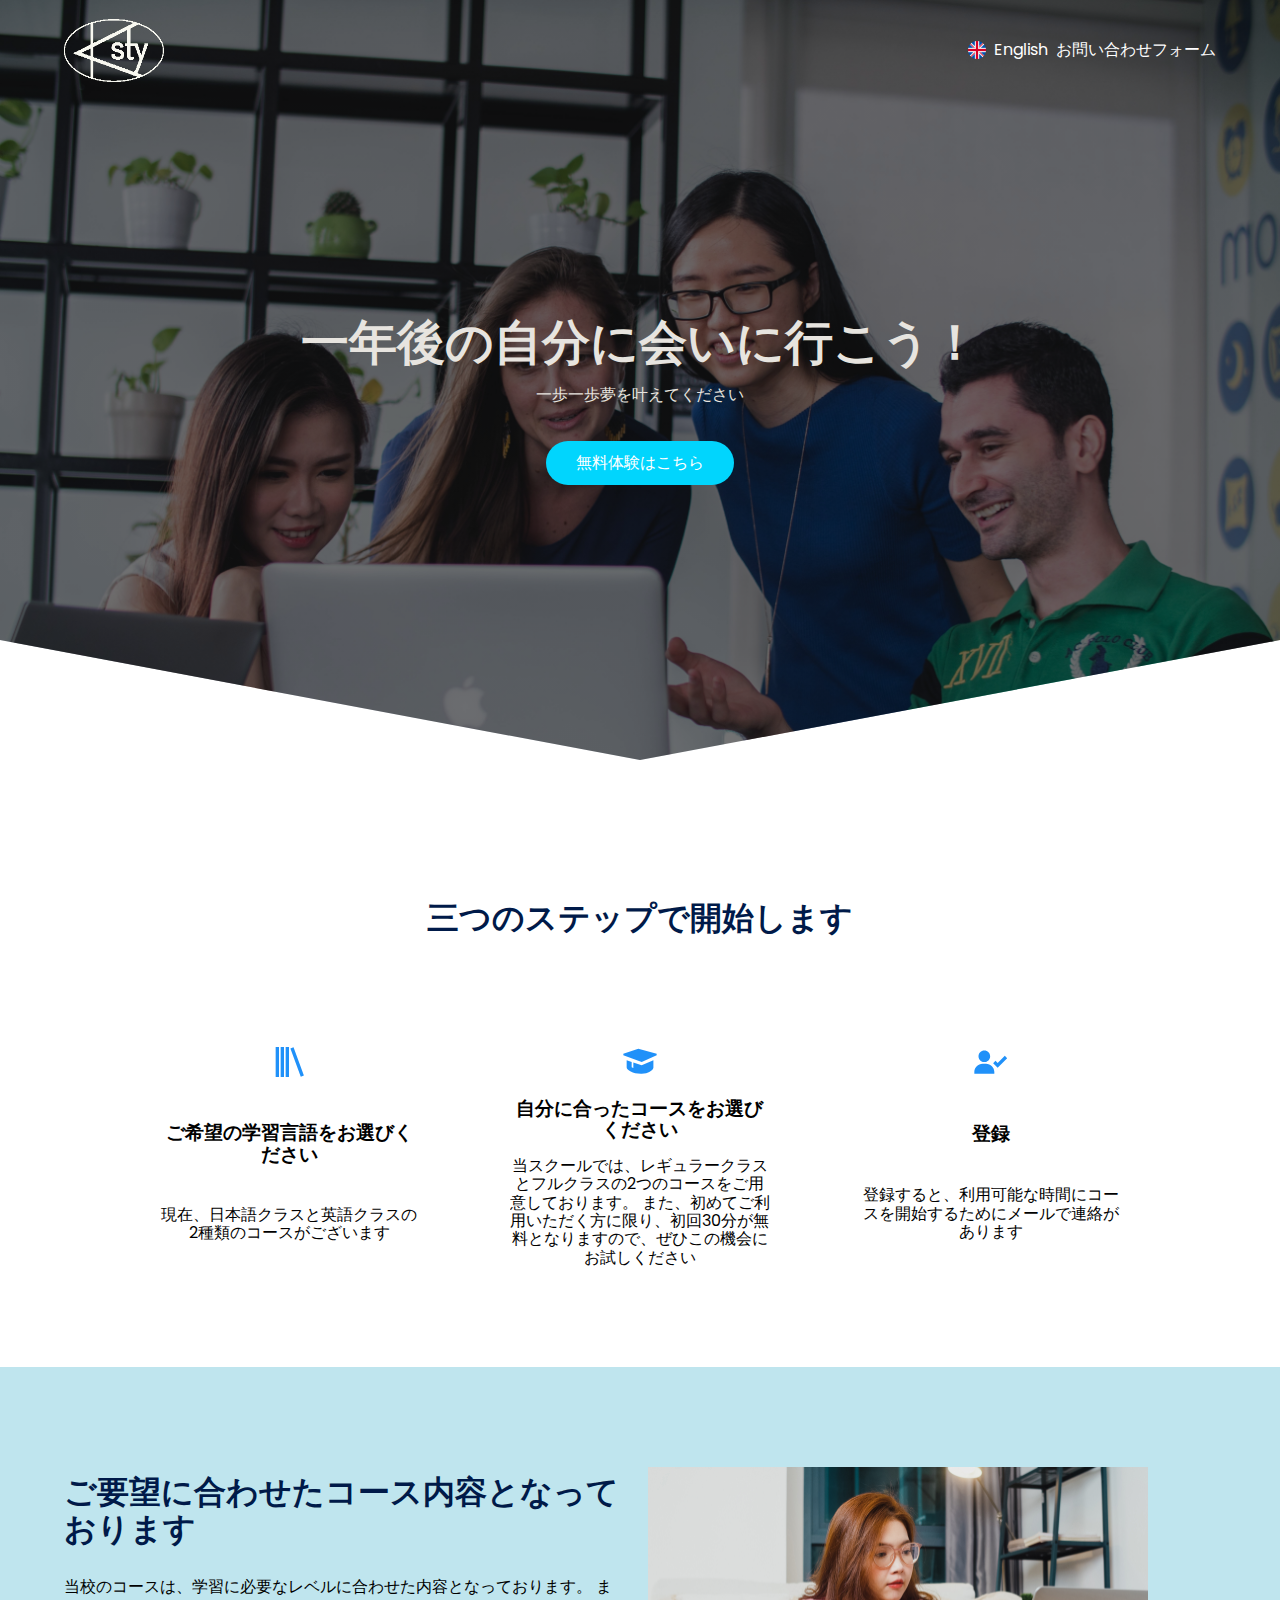
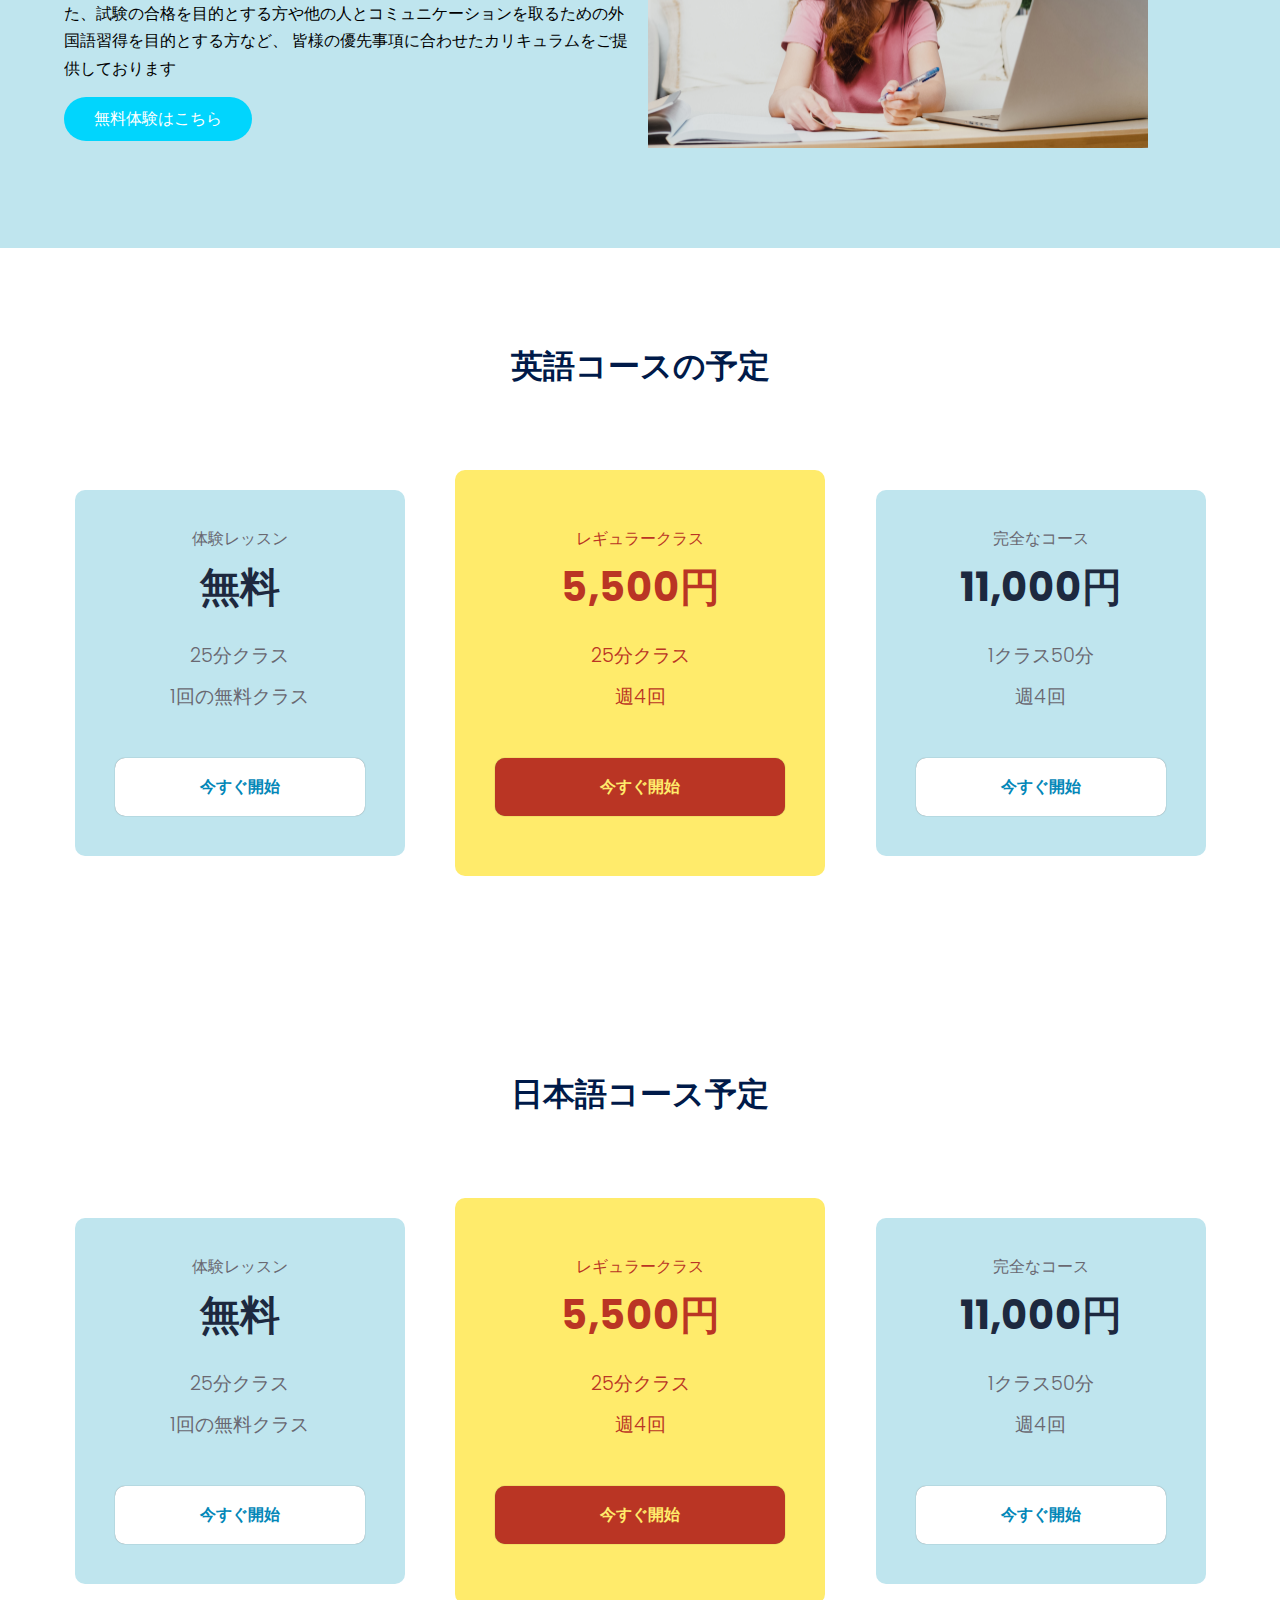
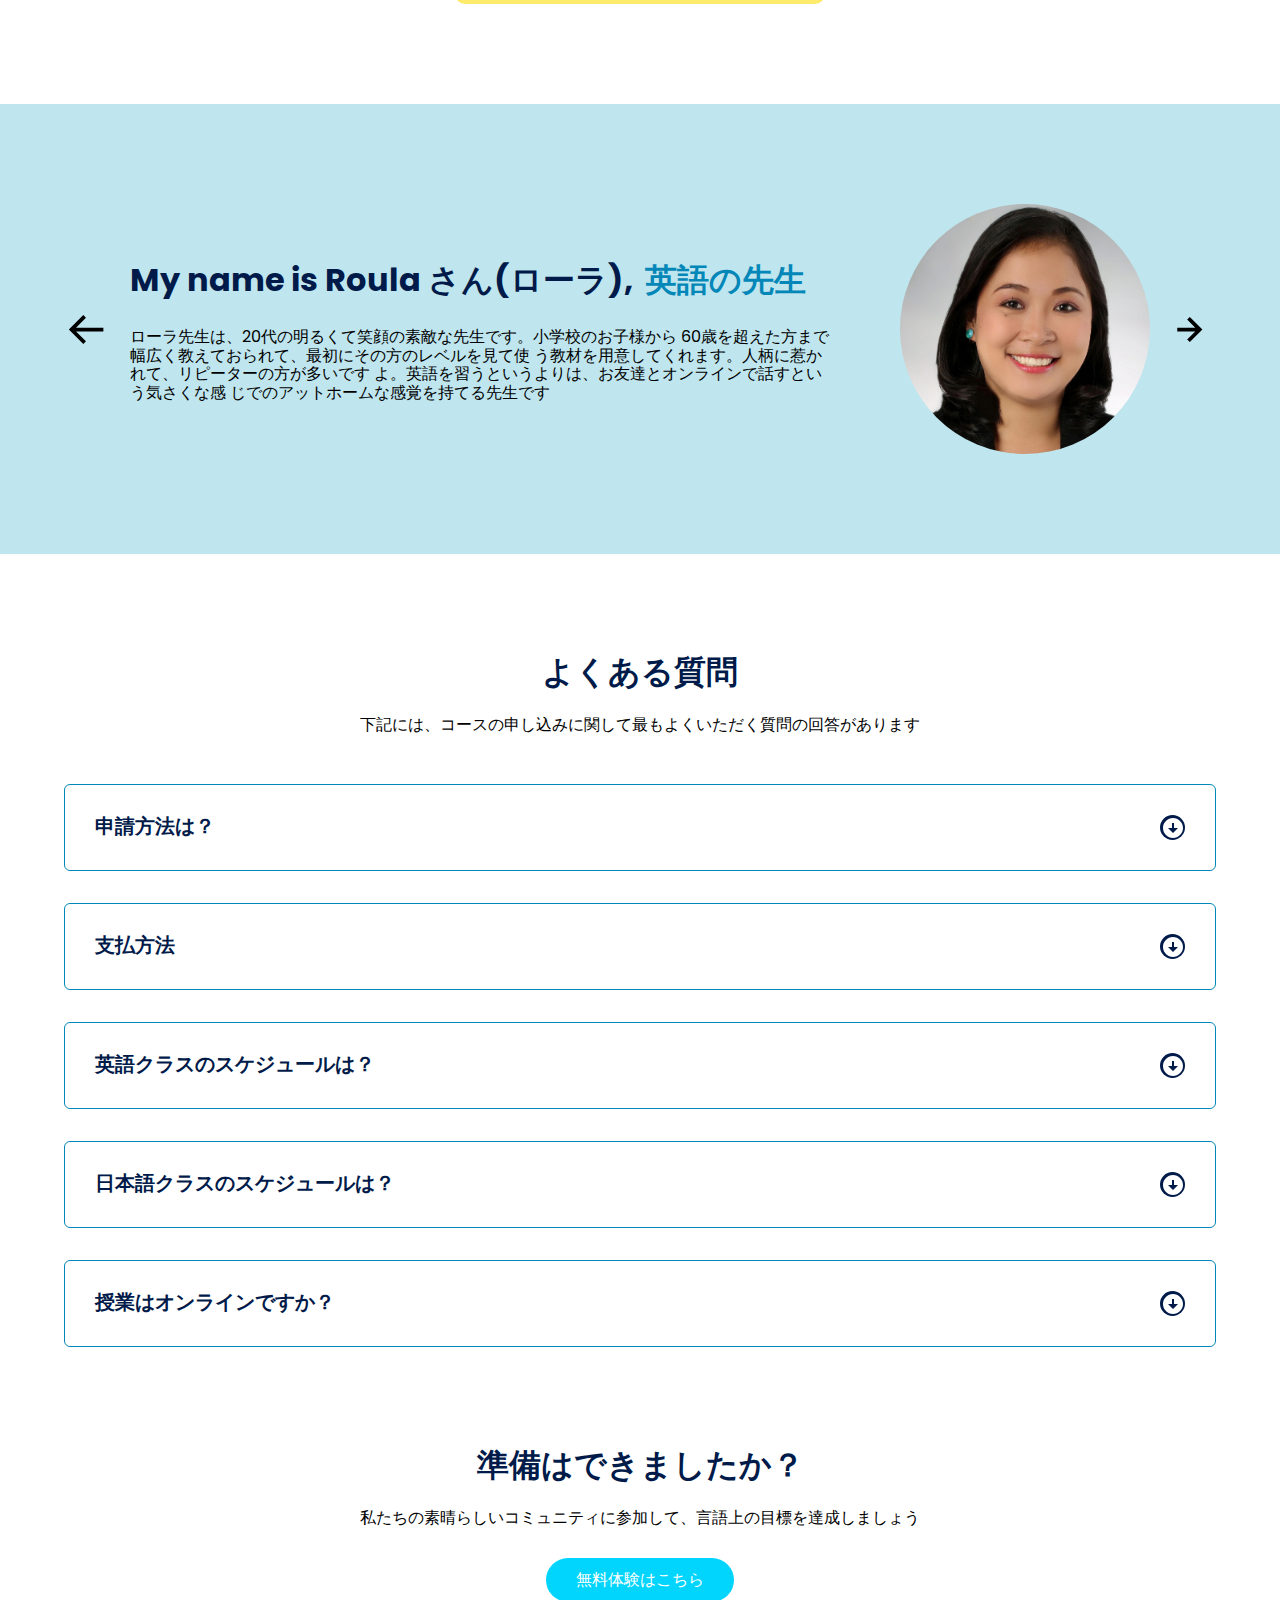
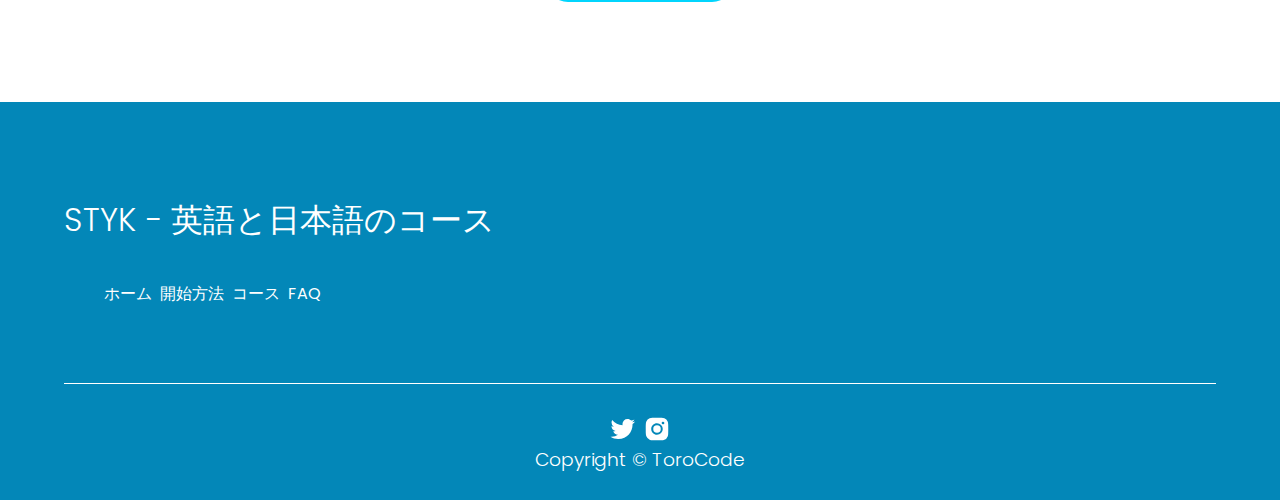
<file: index.html>
<meta charset="UTF-8">
<meta http-equiv="X-UA-Compatible" content="IE=edge">
<meta name="viewport" content="width=device-width, initial-scale=1.0">
<link rel="shortcut icon" href="./images/favicon.png" type="image/x-icon">
<link rel="stylesheet" href="./css/normalize.css">
<link rel="stylesheet" href="./css/estilos.css">
<meta name="theme-color" content="#2091F9">
<meta name="title" content="Welcome to learn with us">
<meta name="description"
    content="言語学習の扉を開けよう！英語と日本語のオンラインコースをご提供しています。専門家の指導と柔軟な学習オプションで、流暢さへの旅を始めましょう。">
<meta property="og:type" content="website">
<meta property="og:url" content="https://stykfukuoka.github.io">
<meta property="og:title" content="Welcome to learn with us">
<meta property="og:description"
    content="言語学習の扉を開けよう！英語と日本語のオンラインコースをご提供しています。専門家の指導と柔軟な学習オプションで、流暢さへの旅を始めましょう。">
<meta property="og:image" content="https://stykfukuoka.github.io/images/computer.jpg">
<meta property="twitter:card" content="summary_large_image">
<meta property="twitter:url" content="https://twitter.com/englishstyk">
<meta property="twitter:title" content="Welcome to learn with us">
<meta property="twitter:description"
    content="言語学習の扉を開けよう！英語と日本語のオンラインコースをご提供しています。専門家の指導と柔軟な学習オプションで、流暢さへの旅を始めましょう。">
<meta property="twitter:image" content="https://stykfukuoka.github.io/images/computer.jpg">
</head>
<body>
<header class="hero">
    <nav class="nav container">
        <div class="nav__logo">
            <img src="./images/logo.png" class="nav__title">
            <!--<h2 class="nav__title">STYK</h2>-->
        </div>
        <ul class="nav__link nav__link--menu">
            <img src="./images/united-kingdom.png" class="flag__img">
            <li class="nav__items">
                <a href="./en.html" class="nav__links">English</a>
            </li>
            <!--<li class="nav__items">
                <a href="#" class="nav__links">Acerca de</a>
            </li>-->
            <li class="nav__items">
                <a href="#" class="nav__links">お問い合わせフォーム</a>
            </li>
            <!--<li class="nav__items">
                <a href="#" class="nav__links">Blog</a>
            </li>-->
            <img src="./images/close.svg" class="nav__close">
        </ul>
        <div class="nav__menu">
            <img src="./images/menu.svg" class="nav__img">
        </div>
    </nav>
    <section class="hero__container container">
        <h1 class="hero__title">一年後の自分に会いに行こう！</h1>
        <p class="hero__paragraph">一歩一歩夢を叶えてください</p>
        <a href="./register page/registerpagejp.html" class="cta"><span class="color">無料</span>体験はこちら</a>
    </section>
</header>
<main>
    <section class="container about" id="Three_steps">
        <h2 class="subtitle">三つのステップで開始します</h2>
        <p class="about__paragraph"></p>
        <div class="about__main">
            <article class="about__icons">
                <img src="./images/shapes.svg" class="about__icon">
                <h3 class="about__title">
                    ご希望の学習言語をお選びください </h3>
                <p class="about__paragrah">現在、日本語クラスと英語クラスの2種類のコースがございます</p>
            </article>
            <article class="about__icons">
                <img src="./images/paint.svg" class="about__icon">
                <h3 class="about__title">
                    自分に合ったコースをお選びください</h3>
                <p class="about__paragrah">当スクールでは、レギュラークラスとフルクラスの2つのコースをご用意しております。
                    また、初めてご利用いただく方に限り、初回30分が無料となりますので、ぜひこの機会にお試しください</p>
            </article>
            <article class="about__icons">
                <img src="./images/code.svg" class="about__icon">
                <h3 class="about__title">登録</h3>
                <p class="about__paragrah">登録すると、利用可能な時間にコースを開始するためにメールで連絡があります</p>
            </article>
        </div>
    </section>
    <section class="knowledge">
        <div class="knowledge__container container">
            <div class="knowledege__texts">
                <h2 class="subtitle">ご要望に合わせたコース内容となっております</h2>
                <p class="knowledge__paragraph">当校のコースは、学習に必要なレベルに合わせた内容となっております。
                    また、試験の合格を目的とする方や他の人とコミュニケーションを取るための外国語習得を目的とする方など、
                    皆様の優先事項に合わせたカリキュラムをご提供しております</p>
                <a href="./register page/registerpagejp.html" class="cta">無料体験はこちら</a>
            </div>
            <figure class="knowledge__picture">
                <img src="./images/macbook.jpg" class="knowledge__img">
            </figure>
        </div>
    </section>
    <section class="price container" id="Courses">
        <h2 class="subtitle">英語コースの予定</h2>
        <div class="price__table">
            <div class="price__element">
                <p class="price__name">体験レッスン</p>
                <h3 class="price__price">無料</h3>
                <div class="price__items">
                    <p class="price__features">25分クラス</p>
                    <p class="price__features">1回の無料クラス</p>
                    <!--<p class="price__features">Responsive</p>-->
                </div>
                <a href="./register page/registerpagejp.html" class="price__cta">今すぐ開始</a>
            </div>
            <div class="price__element price__element--best">
                <p class="price__name">レギュラークラス</p>
                <h3 class="price__price">5,500円</h3>
                <div class="price__items">
                    <p class="price__features">25分クラス</p>
                    <p class="price__features">週4回</p>
                    <!--<p class="price__features">Responsive</p>-->
                </div>
                <a href="./register page/registerpagejp.html" class="price__cta">今すぐ開始</a>
            </div>
            <div class="price__element">
                <p class="price__name">完全なコース</p>
                <h3 class="price__price">11,000円</h3>
                <div class="price__items">
                    <p class="price__features">1クラス50分</p>
                    <p class="price__features">週4回</p>
                    <!--<p class="price__features">Render Website</p>-->
                </div>
                <a href="./register page/registerpagejp.html" class="price__cta">今すぐ開始</a>
            </div>
        </div>
    </section>
    <section class="price container">
        <h2 class="subtitle">日本語コース予定</h2>
        <div class="price__table">
            <div class="price__element">
                <p class="price__name">体験レッスン</p>
                <h3 class="price__price">無料</h3>
                <div class="price__items">
                    <p class="price__features">25分クラス</p>
                    <p class="price__features">1回の無料クラス</p>
                    <!--<p class="price__features">Responsive</p>-->
                </div>
                <a href="./register page/registerpagejp.html" class="price__cta">今すぐ開始</a>
            </div>
            <div class="price__element price__element--best">
                <p class="price__name">レギュラークラス</p>
                <h3 class="price__price">5,500円</h3>
                <div class="price__items">
                    <p class="price__features">25分クラス</p>
                    <p class="price__features">週4回</p>
                    <!--<p class="price__features">Responsive</p>-->
                </div>
                <a href="./register page/registerpagejp.html" class="price__cta">今すぐ開始</a>
            </div>
            <div class="price__element">
                <p class="price__name">完全なコース</p>
                <h3 class="price__price">11,000円</h3>
                <div class="price__items">
                    <p class="price__features">1クラス50分</p>
                    <p class="price__features">週4回</p>
                    <!--<p class="price__features">Render Website</p>-->
                </div>
                <a href="./register page/registerpagejp.html" class="price__cta">今すぐ開始</a>
            </div>
        </div>
    </section>
    <section class="testimony">
        <div class="testimony__container container">
            <img src="./images/leftarrow.svg" class="testimony__arrow" id="before">
            <section class="testimony__body testimony__body--show" data-id="1">
                <div class="testimony__texts">
                    <h2 class="subtitle"> My name is Roula さん(ローラ), <span class="testimony__course">英語の先生</span></h2>
                    <p class="testimony__review">ローラ先生は、20代の明るくて笑顔の素敵な先生です。小学校のお子様から
                        60歳を超えた方まで幅広く教えておられて、最初にその方のレベルを見て使
                        う教材を用意してくれます。人柄に惹かれて、リピーターの方が多いです
                        よ。英語を習うというよりは、お友達とオンラインで話すという気さくな感
                        じでのアットホームな感覚を持てる先生です</p>
                </div>
                <figure class="testimony__picture">
                    <img src="./images/face.jpg" class="testimony__img">
                </figure>
            </section>
            <section class="testimony__body" data-id="2">
                <div class="testimony__texts">
                    <h2 class="subtitle"> My name is 小林　知樹 <span class="testimony__course">日本語の先生</span></h2>
                    <p class="testimony__review">「私は日本に旅行する外国人の方に使える日本語を教えます。たとえば、挨拶の仕方、道を尋ねる表現、お店で注文する方法、電車やバスの乗り方、緊急時に使えるフレーズなどです。

                        日本語は難しいと感じるかもしれませんが、基本的なフレーズを覚えれば、日常生活でのコミュニケーションには困らないでしょう。私は、実践的な日本語を教えることに力を入れています。
                        
                        私の授業では、楽しく学べるように、ゲームやロールプレイなどのアクティビティを取り入れています。また、日本文化に触れることもできるように、文化的な解説も行っています</p>
                </div>
                <figure class="testimony__picture">
                    <img src="./images/face2.jpg" class="testimony__img">
                </figure>
            </section>
             <section class="testimony__body" data-id="3">
                <div class="testimony__texts">
                    <h2 class="subtitle">Mi name is 谷口 香音 <span class="testimony__course">英語学習者</span></h2>
                    <p class="testimony__review">英会話レッスンを受ける目的:実践的な英語力の向上のため
                        レッスンに期待するもの:英語力の向上のためのサポート
                        本日のレッスンはいかがでしたか？:とても楽しかったです！生徒の英語のレベルや感心事項に合わせて授業を変えているところに魅力を感じました。
                        その他ご質問:英検の二次試験の過去問などを使用して、練習できたら嬉しいです！</p>
                </div>
                 <figure class="testimony__picture">
                   <img src="./images/face3.jpg" class="testimony__img">
                </figure>
            </section>
            <section class="testimony__body" data-id="4">
                <div class="testimony__texts">
                    <h2 class="subtitle">Mi name is 児玉 幸子 <span class="testimony__course">英語学習者</span></h2>
                    <p class="testimony__review">マンツーマンなので、分からないことがあっても質問しやすい。
                        間違えていても大丈夫、という雰囲気なので気楽にレッスンを受けられました。
                        1回25分で手軽にレッスンが取れ、時間的な長さがちょうどよかった。
                        フィリピン人の独特のアクセントが心配だったが、きれいな発音で楽しみながら
                        英語を学べました。スケジュール調整ができることもメリットですが、
                        授業の内容も慣れてきたら25分の授業で今日は何を話したいのか、学びたいのか、
                        生徒側が主導できるとより集中した学習できますし、
                        今日はおしゃべりだけにしておこうと柔軟に対応できるところも気に入っています</p>
                </div>
                <figure class="testimony__picture">
                    <img src="./images/face4.jpg" class="testimony__img">
                </figure>
            </section>
            <img src="./images/rightarrow.svg" class="testimony__arrow" id="next">
        </div>
    </section>
    <section class="questions container" id="FAQ">
        <h2 class="subtitle">よくある質問</h2>
        <p class="questions__paragraph">下記には、コースの申し込みに関して最もよくいただく質問の回答があります</p>
        <section class="questions__container">
            <article class="questions__padding">
                <div class="questions__answer">
                    <h3 class="questions__title">申請方法は？
                        <span class="questions__arrow">
                            <img src="./images/arrow.svg" class="questions__img">
                        </span>
                    </h3>
                    <p class="questions__show">-学びたい言語を選択してください
                        <br>-登録して、あなたの好みを送ってください
                        <br>-ご利用可能な時間と曜日を記載したメールをお送りします
                        <br>-30 分間の無料クラスに参加して始めましょう
                        <br>-一緒に楽しく学びましょう</p>
                </div>
            </article>
            <article class="questions__padding">
                <div class="questions__answer">
                    <h3 class="questions__title">支払方法
                        <span class="questions__arrow">
                            <img src="./images/arrow.svg" class="questions__img">
                        </span>
                    </h3>
                    <p class="questions__show">クラスの支払い方法は、無料のトライアルクラスの終了後に決定されます。支払い方法には、
                        電子送金またはクレジットカードがあります</p>
                </div>
            </article>
            <article class="questions__padding">
                <div class="questions__answer">
                    <h3 class="questions__title">英語クラスのスケジュールは？
                        <span class="questions__arrow">
                            <img src="./images/arrow.svg" class="questions__img">
                        </span>
                    </h3>
                    <p class="questions__show">英語のクラスのスケジュールは、水曜日と木曜日の19:00から23:00まで、火曜日の20:00から23:00までの時間帯です</p>
                </div>
            </article>
            <article class="questions__padding">
                <div class="questions__answer">
                    <h3 class="questions__title">日本語クラスのスケジュールは？
                        <span class="questions__arrow">
                            <img src="./images/arrow.svg" class="questions__img">
                        </span>
                    </h3>
                    <p class="questions__show">日本語クラスの予定は、月曜日、火曜日、水曜日、木曜日の18:00時から20:00時までです</p>
                </div>
            </article>
            <article class="questions__padding">
                <div class="questions__answer">
                    <h3 class="questions__title">授業はオンラインですか？
                        <span class="questions__arrow">
                            <img src="./images/arrow.svg" class="questions__img">
                        </span>
                    </h3>
                    <p class="questions__show">はい、すべてのクラスはオンラインで実施され、すべての学生のスケジュールの柔軟性が向上します</p>
                </div>
            </article>
        </section>
        <section class="questions__offer">
            <h2 class="subtitle">準備はできましたか？</h2>
            <p class="questions__copy">私たちの素晴らしいコミュニティに参加して、言語上の目標を達成しましょう</p>
            <a href="./register page/registerpagejp.html" class="cta">無料体験はこちら</a>
        </section>
    </section>
</main>
<footer class="footer">
    <section class="footer__container container">
        <nav class="nav nav--footer">
            <h2 class="footer__title">STYK - 英語と日本語のコース</h2>
            <ul class="nav__link nav__link--footer">
                <li class="nav__items">
                    <a href="#" class="nav__links">ホーム</a>
                </li>
                <li class="nav__items">
                    <a href="#Three_steps" class="nav__links">開始方法</a>
                </li>
                <li class="nav__items">
                    <a href="#Courses" class="nav__links">コース</a>
                </li>
                <li class="nav__items">
                    <a href="#FAQ" class="nav__links">FAQ</a>
                </li>
            </ul>
        </nav>
       <!--<form class="footer__form" action="https://formspree.io/f/mknkkrkj" method="POST">
            <h2 class="footer__newsletter">Suscribete a la newsletter</h2>
            <div class="footer__inputs">
                <input type="email" placeholder="Email:" class="footer__input" name="_replyto">
                <input type="submit" value="Registrate" class="footer__submit">
            </div>
        </form> --> 
    </section>
    <section class="footer__copy container">
        <div class="footer__social">
            <!--<a href="#" class="footer__icons"><img src="./images/facebook.svg" class="footer__img"></a> -->
            <a href="https://twitter.com/englishstyk" class="footer__icons"><img src="./images/twitter.svg" class="footer__img"></a>
            <a href="https://www.instagram.com/stykenglish/" class="footer__icons"><img src="./images/instagram.svg" class="footer__img"></a>
        </div>
        <h3 class="footer__copyright">Copyright &copy; ToroCode</h3>
    </section>
</footer>
<script src="./js/slider.js"></script>
<script src="./js/questions.js"></script>
<script src="./js/menu.js"></script>
</body>
</html>
</file>
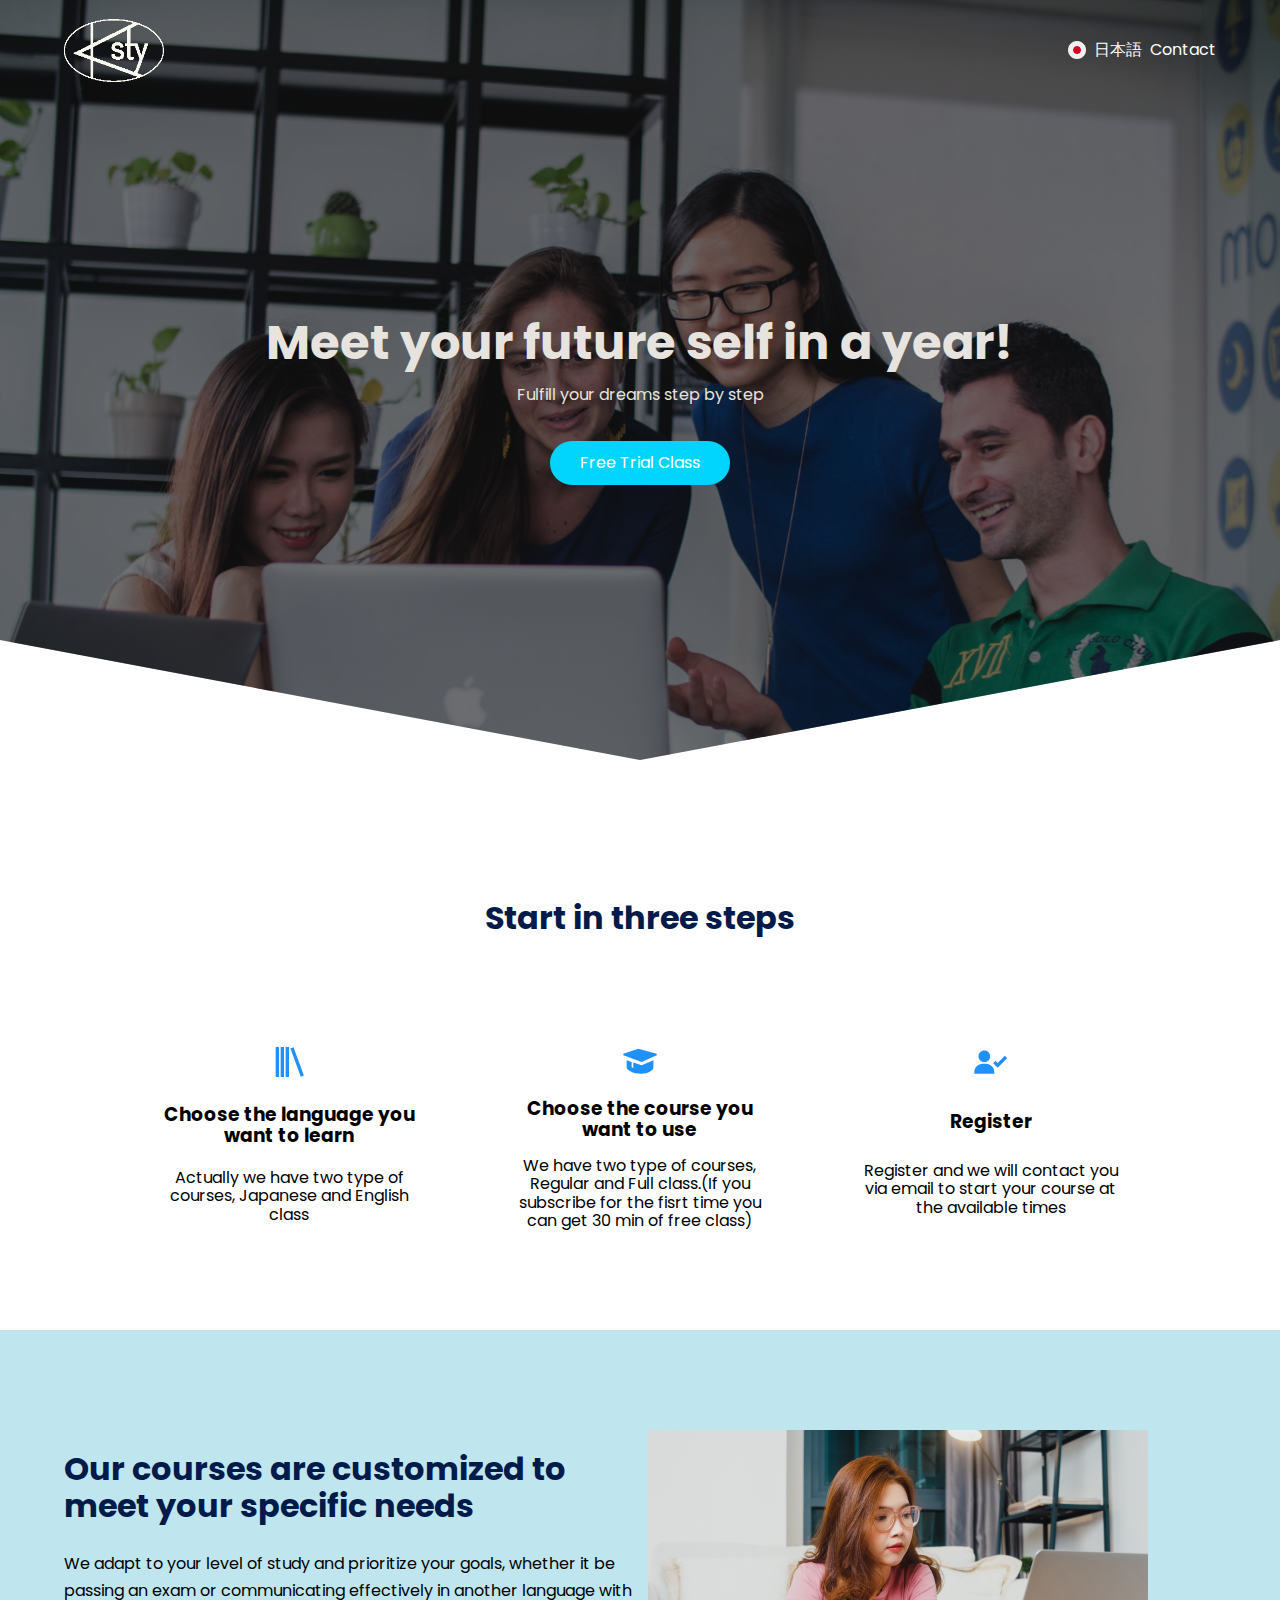
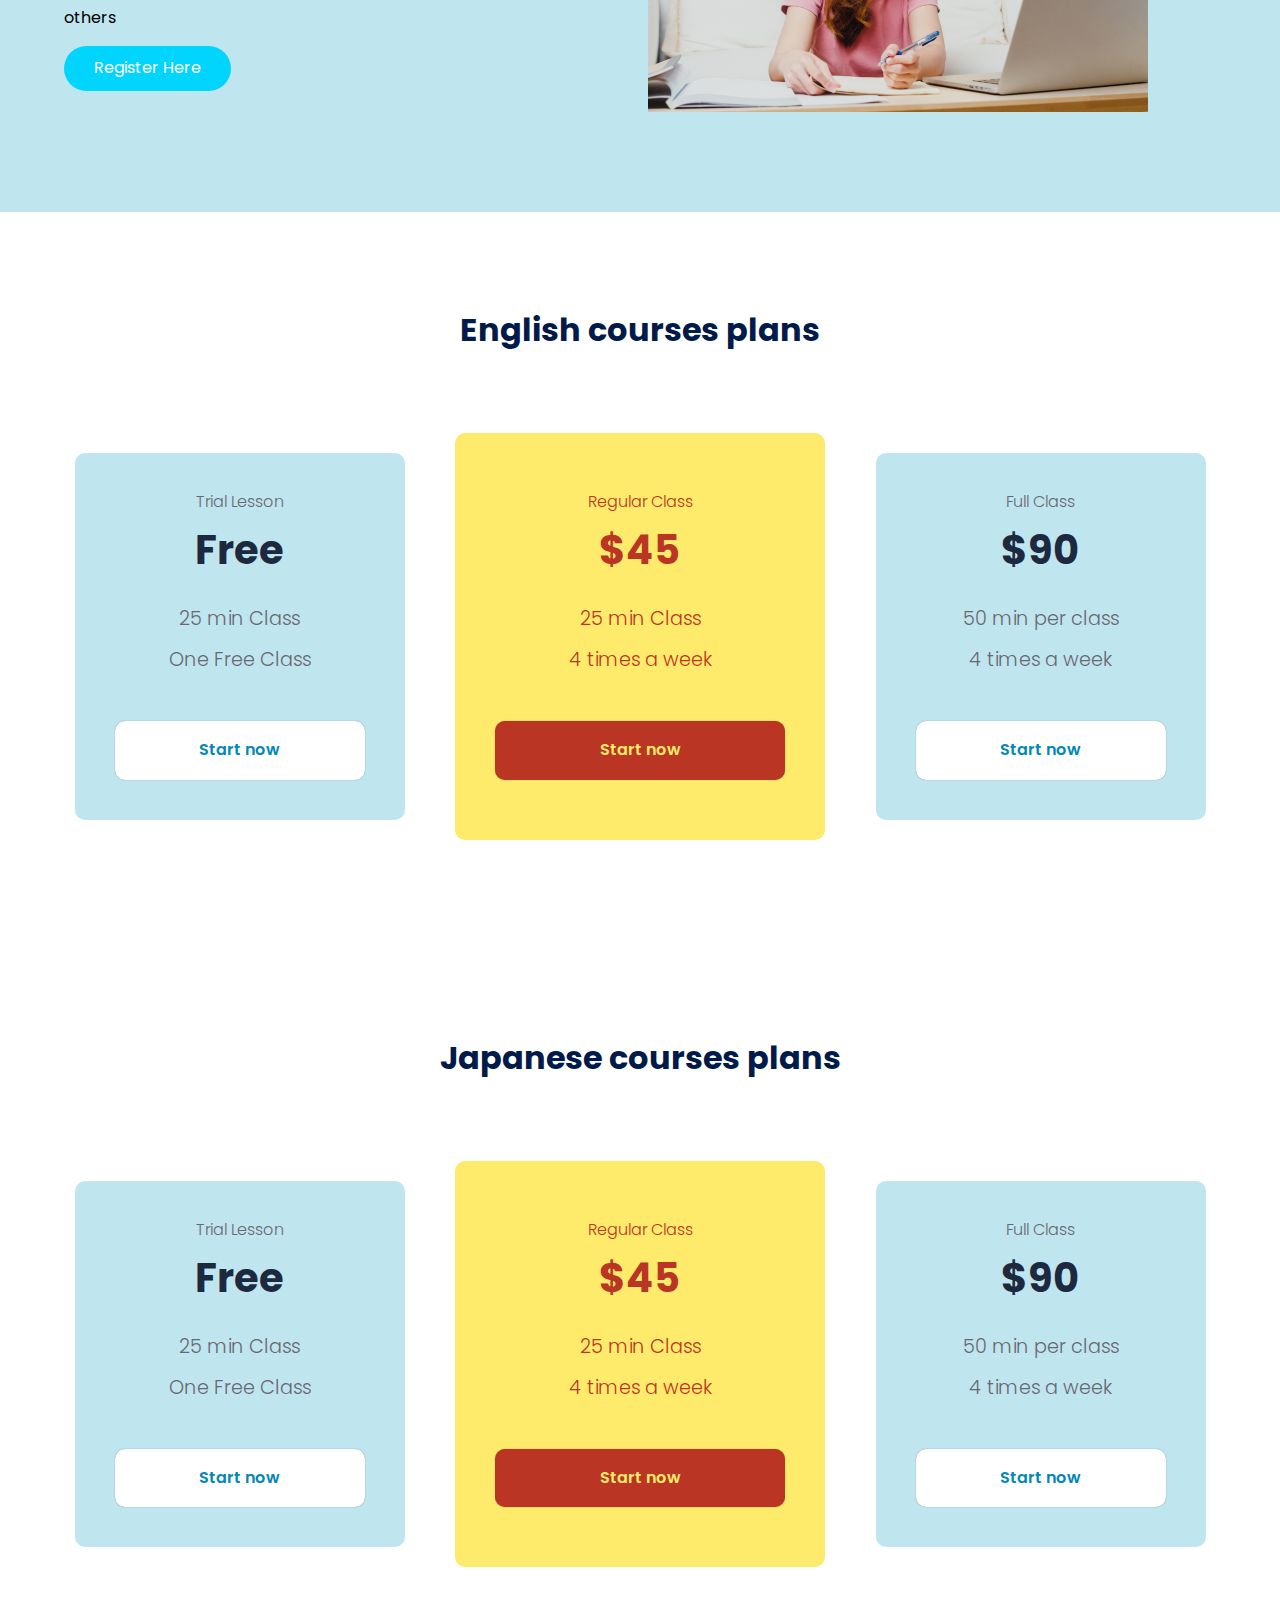
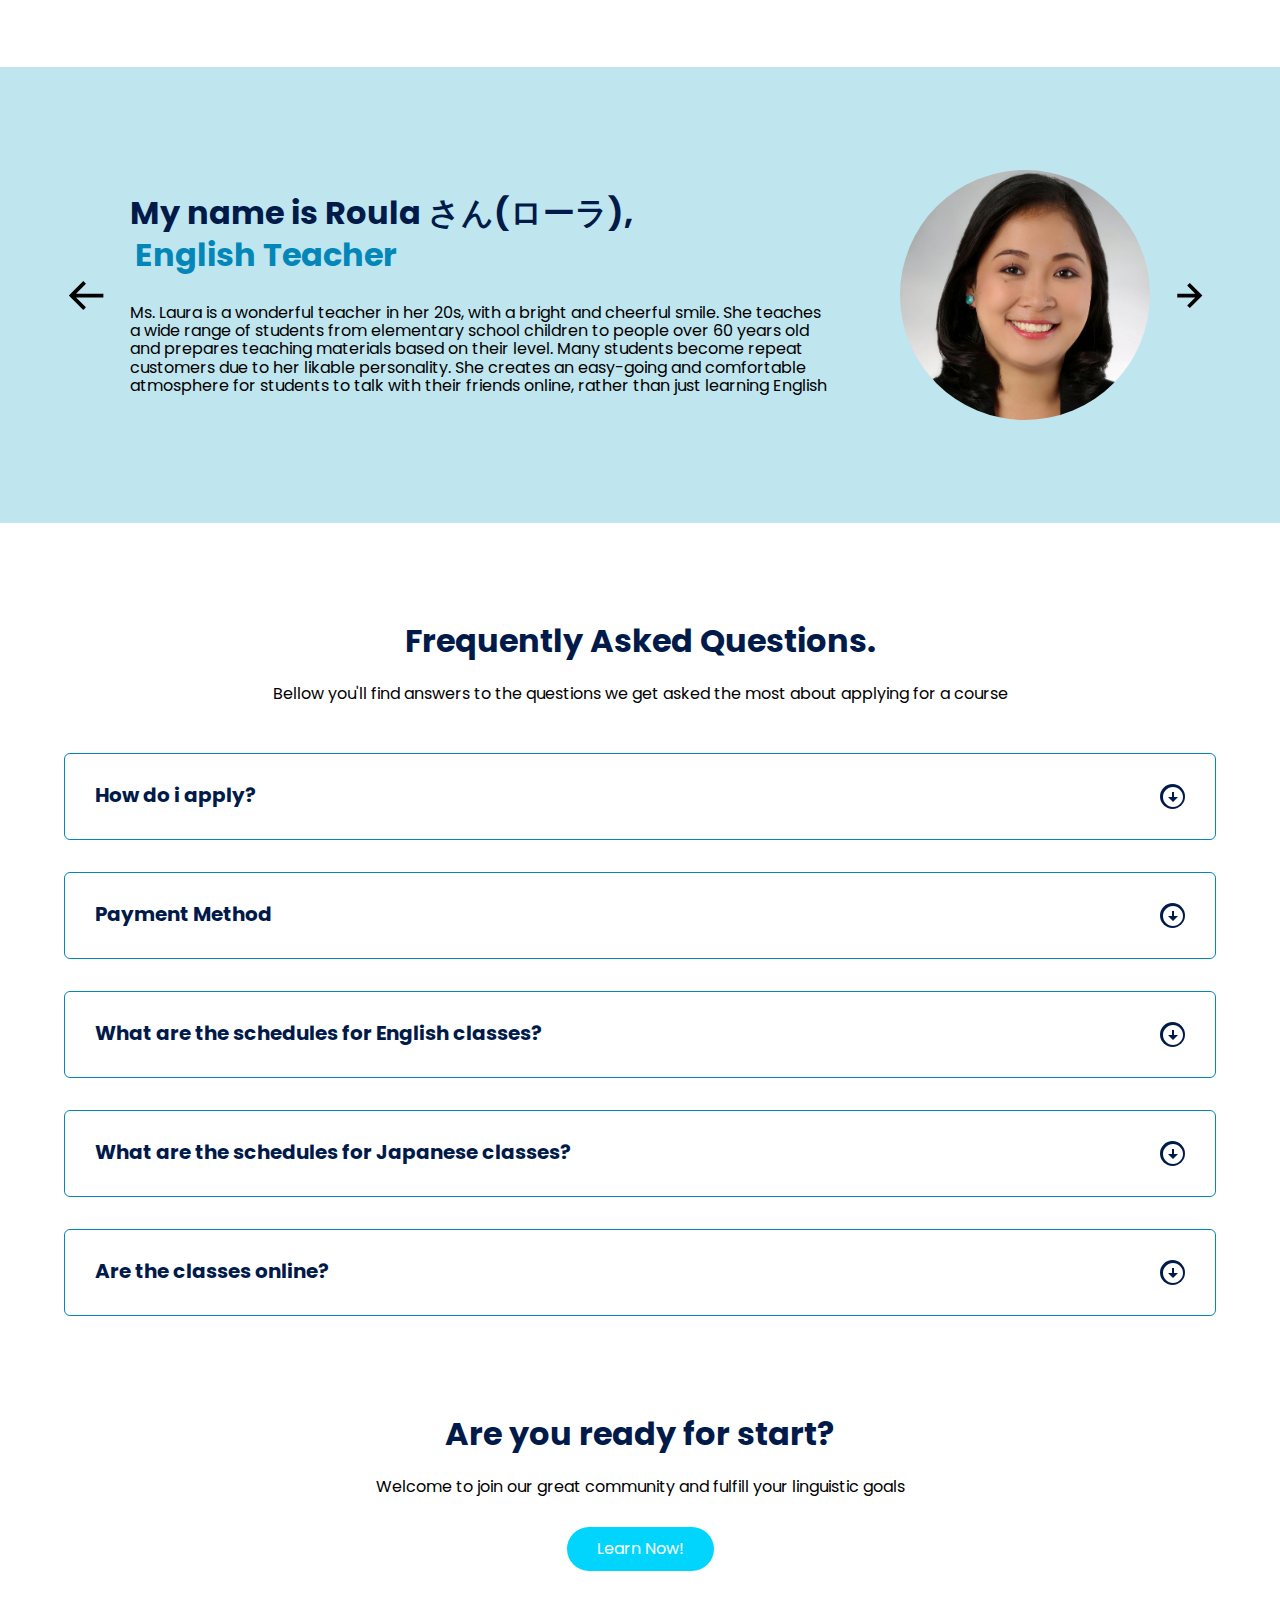
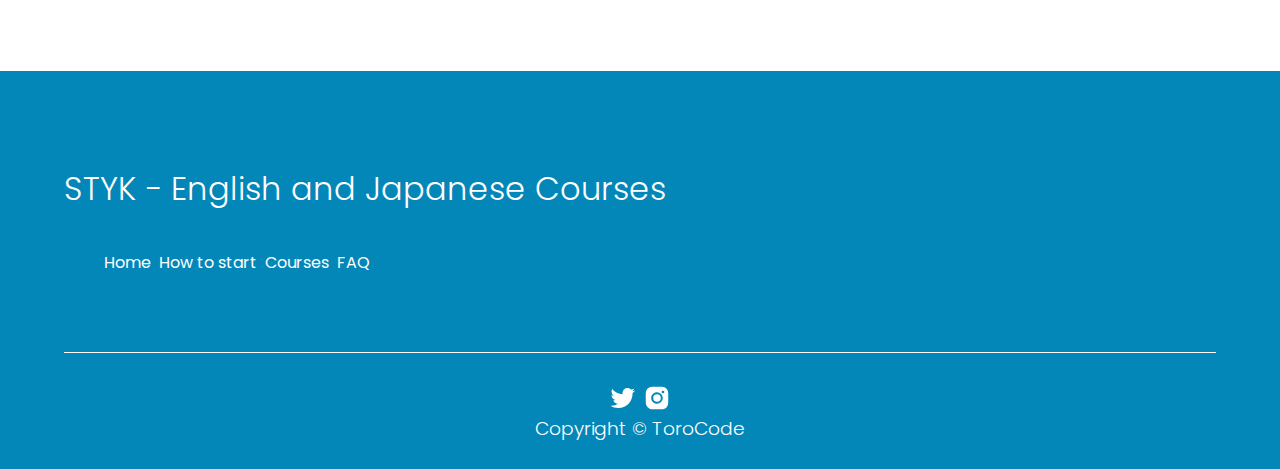
<file: en.html>
<meta charset="UTF-8">
<meta http-equiv="X-UA-Compatible" content="IE=edge">
<meta name="viewport" content="width=device-width, initial-scale=1.0">
<title>Courses of Japanese and English</title>
<title>MASTER OF LANGUAGE</title>
<link rel="shortcut icon" href="./images/favicon.png" type="image/x-icon">
<link rel="stylesheet" href="./css/normalize.css">
<link rel="stylesheet" href="./css/estilos.css">
<meta name="theme-color" content="#2091F9">
<meta name="title" content="English and Japanese Courses">
<meta name="description"
    content="Unlock the World of Language Learning! Explore our online courses in English and Japanese. Start your journey to fluency with expert guidance and flexible learning options.">
<meta property="og:type" content="website">
<meta property="og:url" content="https://stykfukuoka.github.io">
<meta property="og:title" content="Welcome to learn with us">
<meta property="og:description"
    content="Unlock the World of Language Learning! Explore our online courses in English and Japanese. Start your journey to fluency with expert guidance and flexible learning options.">
<meta property="og:image" content="https://stykfukuoka.github.io/images/computer.jpg">
<meta property="twitter:card" content="summary_large_image">
<meta property="twitter:url" content="https://www.jordanalex.com/">
<meta property="twitter:title" content="Welcome to learn with us">
<meta property="twitter:description"
    content="Unlock the World of Language Learning! Explore our online courses in English and Japanese. Start your journey to fluency with expert guidance and flexible learning options.">
<meta property="twitter:image" content="https://stykfukuoka.github.io/images/computer.jpg">
</head>
<body>
<header class="hero">
    <nav class="nav container">
        <div class="nav__logo">
            <img src="./images/logo.png" class="nav__title">
            <!--<h2 class="nav__title">STYK</h2>-->
        </div>
        <ul class="nav__link nav__link--menu">
            <img src="./images/japan.png" class="flag__img">
            <li class="nav__items">
                <a href="./index.html" class="nav__links">日本語</a>
            </li>
            <!--<li class="nav__items">
                <a href="#" class="nav__links">Acerca de</a>
            </li>-->
            <li class="nav__items">
                <a href="#" class="nav__links">Contact</a>
            </li>
            <!--<li class="nav__items">
                <a href="#" class="nav__links">Blog</a>
            </li>-->
            <img src="./images/close.svg" class="nav__close">
        </ul>
        <div class="nav__menu">
            <img src="./images/menu.svg" class="nav__img">
        </div>
    </nav>
    <section class="hero__container container">
        <h1 class="hero__title">Meet your future self in a year!</h1>
        <p class="hero__paragraph">Fulfill your dreams step by step</p>
        <a href="./register page/registerpage.html" class="cta"><span class="color">Free </span>Trial Class</a>
    </section>
</header>
<main>
    <section class="container about" id="Three_steps">
        <h2 class="subtitle">Start in three steps</h2>
        <p class="about__paragraph"></p>
        <div class="about__main">
            <article class="about__icons">
                <img src="./images/shapes.svg" class="about__icon">
                <h3 class="about__title">Choose the language you want to learn </h3>
                <p class="about__paragrah">Actually we have two type of courses, Japanese and English class</p>
            </article>
            <article class="about__icons">
                <img src="./images/paint.svg" class="about__icon">
                <h3 class="about__title">Choose the course you want to use</h3>
                <p class="about__paragrah">We have two type of courses, Regular and Full class.(If you subscribe for the fisrt time you can get 30 min of free class)</p>
            </article>
            <article class="about__icons">
                <img src="./images/code.svg" class="about__icon">
                <h3 class="about__title">Register</h3>
                <p class="about__paragrah">Register and we will contact you via email to start your course at the available times </p>
            </article>
        </div>
    </section>
    <section class="knowledge">
        <div class="knowledge__container container">
            <div class="knowledege__texts">
                <h2 class="subtitle">Our courses are customized to meet your specific needs </h2>
                <p class="knowledge__paragraph">We adapt to your level of study and prioritize your goals, 
                    whether it be passing an exam or communicating effectively in another language with others</p>
                <a href="./register page/registerpage.html" class="cta">Register Here</a>
            </div>
            <figure class="knowledge__picture">
                <img src="./images/macbook.jpg" class="knowledge__img">
            </figure>
        </div>
    </section>
    <section class="price container" id="Courses">
        <h2 class="subtitle">English courses plans</h2>
        <div class="price__table">
            <div class="price__element">
                <p class="price__name">Trial Lesson</p>
                <h3 class="price__price">Free</h3>
                <div class="price__items">
                    <p class="price__features">25 min Class</p>
                    <p class="price__features">One Free Class</p>
                    <!--<p class="price__features">Responsive</p>-->
                </div>
                <a href="./register page/registerpage.html" class="price__cta">Start now</a>
            </div>
            <div class="price__element price__element--best">
                <p class="price__name">Regular Class</p>
                <h3 class="price__price">$45</h3>
                <div class="price__items">
                    <p class="price__features">25 min Class</p>
                    <p class="price__features">4 times a week</p>
                    <!--<p class="price__features">Responsive</p>-->
                </div>
                <a href="./register page/registerpage.html" class="price__cta">Start now</a>
            </div>
            <div class="price__element">
                <p class="price__name">Full Class</p>
                <h3 class="price__price">$90</h3>
                <div class="price__items">
                    <p class="price__features">50 min per class</p>
                    <p class="price__features">4 times a week</p>
                    <!--<p class="price__features">Render Website</p>-->
                </div>
                <a href="./register page/registerpage.html" class="price__cta">Start now</a>
            </div>
        </div>
    </section>
    <section class="price container">
        <h2 class="subtitle">Japanese courses plans</h2>
        <div class="price__table">
            <div class="price__element">
                <p class="price__name">Trial Lesson</p>
                <h3 class="price__price">Free</h3>
                <div class="price__items">
                    <p class="price__features">25 min Class</p>
                    <p class="price__features">One Free Class</p>
                    <!--<p class="price__features">Responsive</p>-->
                </div>
                <a href="./register page/registerpage.html" class="price__cta">Start now</a>
            </div>
            <div class="price__element price__element--best">
                <p class="price__name">Regular Class</p>
                <h3 class="price__price">$45</h3>
                <div class="price__items">
                    <p class="price__features">25 min Class</p>
                    <p class="price__features">4 times a week</p>
                    <!--<p class="price__features">Responsive</p>-->
                </div>
                <a href="./register page/registerpage.html" class="price__cta">Start now</a>
            </div>
            <div class="price__element">
                <p class="price__name">Full Class</p>
                <h3 class="price__price">$90</h3>
                <div class="price__items">
                    <p class="price__features">50 min per class</p>
                    <p class="price__features">4 times a week</p>
                    <!--<p class="price__features">Render Website</p>-->
                </div>
                <a href="./register page/registerpage.html" class="price__cta">Start now</a>
            </div>
        </div>
    </section>
    <section class="testimony">
        <div class="testimony__container container">
            <img src="./images/leftarrow.svg" class="testimony__arrow" id="before">
            <section class="testimony__body testimony__body--show" data-id="1">
                <div class="testimony__texts">
                    <h2 class="subtitle"> My name is Roula さん(ローラ), <span class="testimony__course">English Teacher</span></h2>
                    <p class="testimony__review">Ms. Laura is a wonderful teacher in her 20s, with a bright and cheerful smile. 
                        She teaches a wide range of students from elementary school children to people over 60 years old and prepares 
                        teaching materials based on their level. Many students become repeat customers due to her likable personality. 
                        She creates an easy-going and comfortable atmosphere for students to talk with their friends online, rather than just learning English </p>
                </div>
                <figure class="testimony__picture">
                    <img src="./images/face.jpg" class="testimony__img">
                </figure>
            </section>
            <section class="testimony__body" data-id="2">
                <div class="testimony__texts">
                    <h2 class="subtitle"> My name is 小林　知樹 (Tomoki)<span class="testimony__course">Japanese Teacher</span></h2>
                    <p class="testimony__review">I teach Japanese that can be used by foreign travelers visiting Japan. For example, how to greet, ask for directions, order at a store, ride a train or bus, and phrases that can be used in emergencies.

                        Japanese may seem difficult, but if you memorize basic phrases, you should not have trouble communicating in daily life. I focus on teaching practical Japanese.
                        
                        In my classes, I incorporate activities such as games and role-playing to make learning enjoyable. I also provide cultural explanations so that you can experience Japanese culture</p>
                </div>
                <figure class="testimony__picture">
                    <img src="./images/face2.jpg" class="testimony__img">
                </figure>
            </section>
             <section class="testimony__body" data-id="3">
                <div class="testimony__texts">
                    <h2 class="subtitle">Mi name is 谷口 香音 <span class="testimony__course">Studient</span></h2>
                    <p class="testimony__review">Purpose of taking English conversation lessons: to improve practical English skills.
                        Expectations for the lessons: support for improving English skills.
                        How was today's lesson? It was very enjoyable! I was impressed by the fact that the teacher changed the lesson according to the level and interests of the students.
                        Other questions: I would be happy to practice using past questions for the Eiken exam</p>
                </div>
                 <figure class="testimony__picture">
                   <img src="./images/face3.jpg" class="testimony__img">
                </figure>
            </section>
            <section class="testimony__body" data-id="4">
                <div class="testimony__texts">
                    <h2 class="subtitle">Mi name is 児玉 幸子 <span class="testimony__course">Studient</span></h2>
                    <p class="testimony__review">Since it is a one-on-one lesson, it is easy to ask questions even if you don't understand something. 
                        The atmosphere is also very relaxed and it's okay to make mistakes, so I was able to take the lesson without feeling any pressure.
                        The 25-minute lesson is convenient and the length of time is just right. I was initially worried about the unique accent of the Filipino teacher,
                        but I was able to learn English while enjoying their clear pronunciation.
                        The flexibility of being able to adjust the schedule is also a benefit, and once you get used to the lesson content, 
                        you can have a more focused learning experience by taking the lead in deciding what to talk about or what to learn during the 25-minute class. 
                        I also like that the teacher can be flexible and adapt to the student's needs, such as having a conversation-only lesson if desired</p>
                </div>
                <figure class="testimony__picture">
                    <img src="./images/face4.jpg" class="testimony__img">
                </figure>
            </section>
            <img src="./images/rightarrow.svg" class="testimony__arrow" id="next">
        </div>
    </section>
    <section class="questions container" id="FAQ">
        <h2 class="subtitle">Frequently Asked Questions.</h2>
        <p class="questions__paragraph">Bellow you'll find answers to the questions we get asked the most about applying for a course</p>
        <section class="questions__container">
            <article class="questions__padding">
                <div class="questions__answer">
                    <h3 class="questions__title">How do i apply?
                        <span class="questions__arrow">
                            <img src="./images/arrow.svg" class="questions__img">
                        </span>
                    </h3>
                    <p class="questions__show">-Choose the language you want to learn
                        <br>-Register and send us your preferences
                        <br>-We will send you an answer to your email with the times and days available
                        <br>-Get a free 30 minute class to get started
                        <br>-Enjoy learning with us</p>
                </div>
            </article>
            <article class="questions__padding">
                <div class="questions__answer">
                    <h3 class="questions__title">Payment Method
                        <span class="questions__arrow">
                            <img src="./images/arrow.svg" class="questions__img">
                        </span>
                    </h3>
                    <p class="questions__show">The payment method for online classes will be decided after the end of the free trial class,
                        and the methods can be through electronic transfers or credit cards</p>
                </div>
            </article>
            <article class="questions__padding">
                <div class="questions__answer">
                    <h3 class="questions__title">What are the schedules for English classes?
                        <span class="questions__arrow">
                            <img src="./images/arrow.svg" class="questions__img">
                        </span>
                    </h3>
                    <p class="questions__show">The available schedules for the English classes are Wednesday and Thusday from 7:00pm to 11:00pm, and Tuesday from 8:00 pm to 11:00 pm</p>
                </div>
            </article>
            <article class="questions__padding">
                <div class="questions__answer">
                    <h3 class="questions__title">What are the schedules for Japanese classes?
                        <span class="questions__arrow">
                            <img src="./images/arrow.svg" class="questions__img">
                        </span>
                    </h3>
                    <p class="questions__show">The available schedules for the Japanese classes are Monday, Tuesday, Wednesday, and Thursday, from 6:00 pm to 8:00 pm</p>
                </div>
            </article>
            <article class="questions__padding">
                <div class="questions__answer">
                    <h3 class="questions__title">Are the classes online?
                        <span class="questions__arrow">
                            <img src="./images/arrow.svg" class="questions__img">
                        </span>
                    </h3>
                    <p class="questions__show">Yes, all classes are carried out online to guarantee greater flexibility of schedules for all our students</p>
                </div>
            </article>
        </section>
        <section class="questions__offer">
            <h2 class="subtitle">Are you ready for start?</h2>
            <p class="questions__copy">Welcome to join our great community and fulfill your linguistic goals</p>
            <a href="./register page/registerpage.html" class="cta">Learn Now!</a>
        </section>
    </section>
</main>
<footer class="footer">
    <section class="footer__container container">
        <nav class="nav nav--footer">
            <h2 class="footer__title">STYK - English and Japanese Courses</h2>
            <ul class="nav__link nav__link--footer">
                <li class="nav__items">
                    <a href="#" class="nav__links">Home</a>
                </li>
                <li class="nav__items">
                    <a href="#Three_steps" class="nav__links">How to start</a>
                </li>
                <li class="nav__items">
                    <a href="#Courses" class="nav__links">Courses</a>
                </li>
                <li class="nav__items">
                    <a href="#FAQ" class="nav__links">FAQ</a>
                </li>
            </ul>
        </nav>
       <!--<form class="footer__form" action="https://formspree.io/f/mknkkrkj" method="POST">
            <h2 class="footer__newsletter">Suscribete a la newsletter</h2>
            <div class="footer__inputs">
                <input type="email" placeholder="Email:" class="footer__input" name="_replyto">
                <input type="submit" value="Registrate" class="footer__submit">
            </div>
        </form> --> 
    </section>
    <section class="footer__copy container">
        <div class="footer__social">
            <!--<a href="#" class="footer__icons"><img src="./images/facebook.svg" class="footer__img"></a> -->
            <a href="https://twitter.com/englishstyk" class="footer__icons"><img src="./images/twitter.svg" class="footer__img"></a>
            <a href="https://www.instagram.com/stykenglish/" class="footer__icons"><img src="./images/instagram.svg" class="footer__img"></a>
        </div>
        <h3 class="footer__copyright">Copyright &copy; ToroCode</h3>
    </section>
</footer>
<script src="./js/slider.js"></script>
<script src="./js/questions.js"></script>
<script src="./js/menu.js"></script>
</body>
</html>
</file>
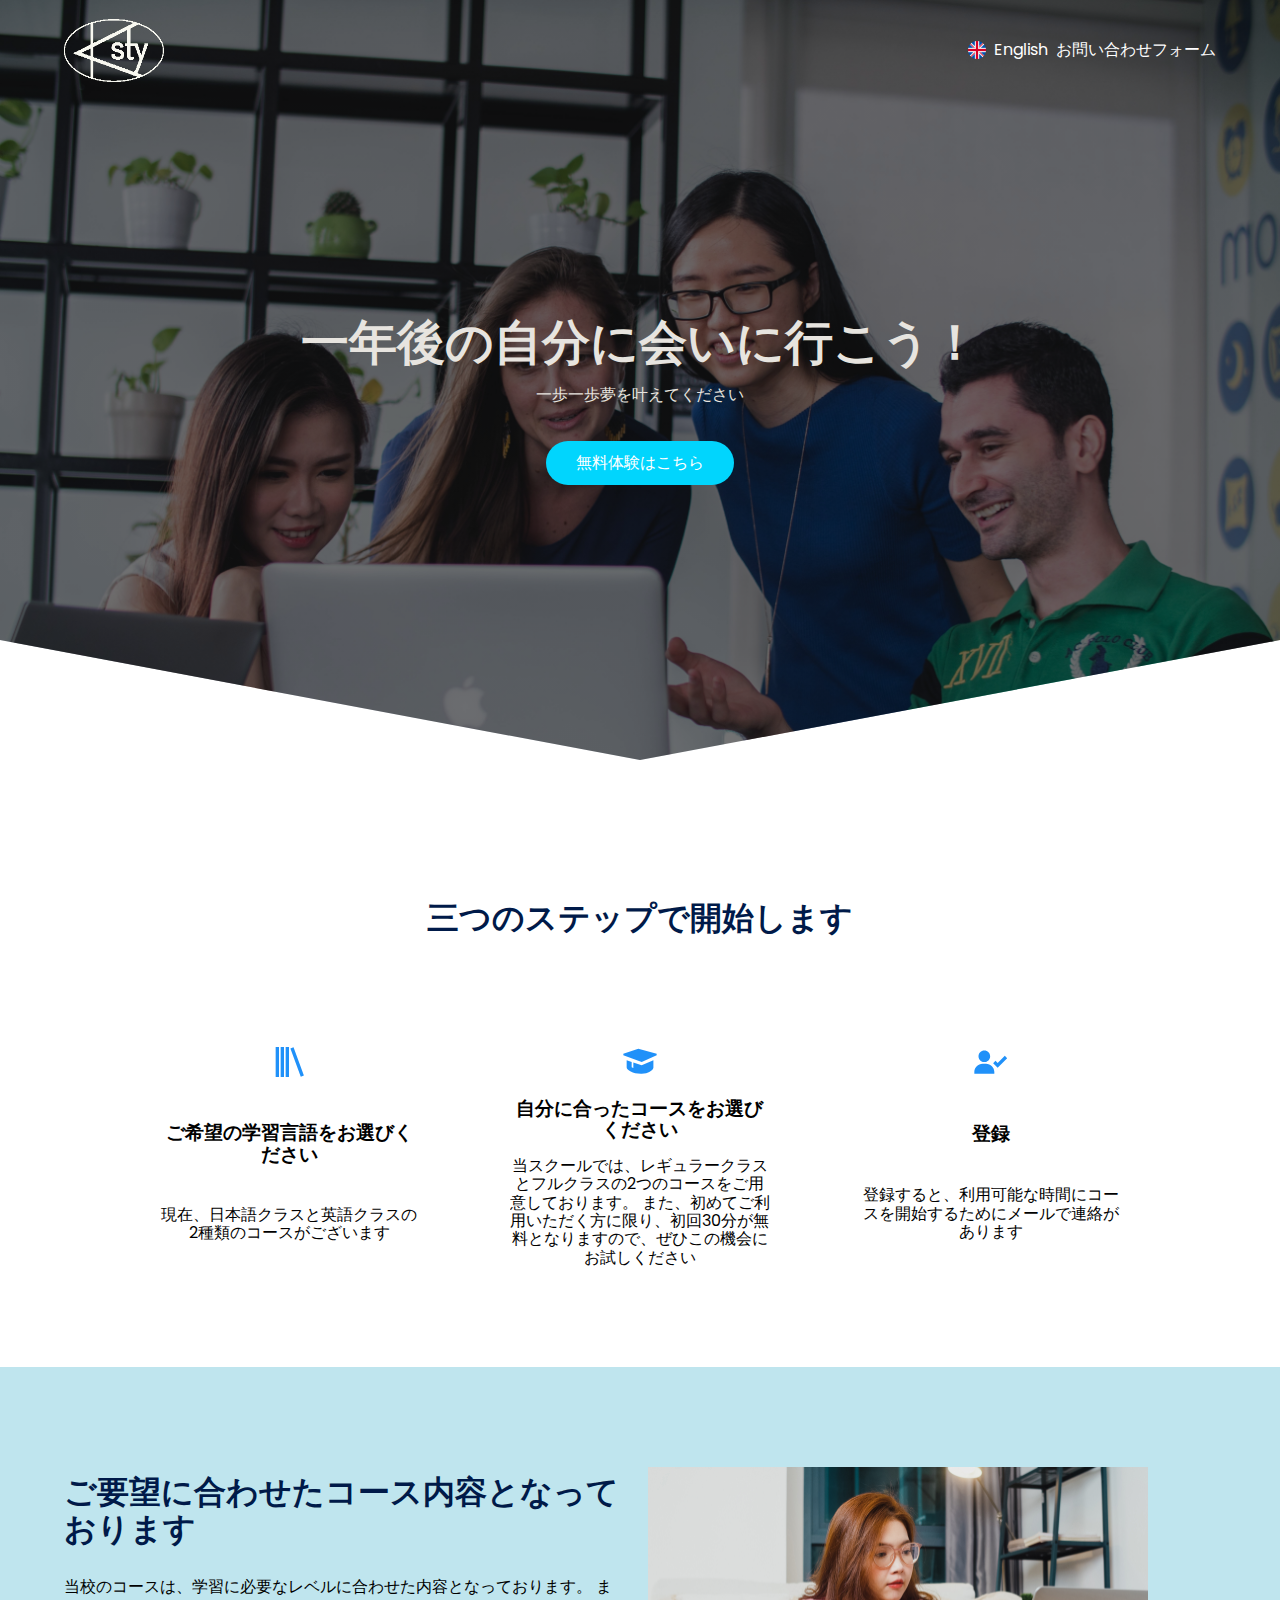
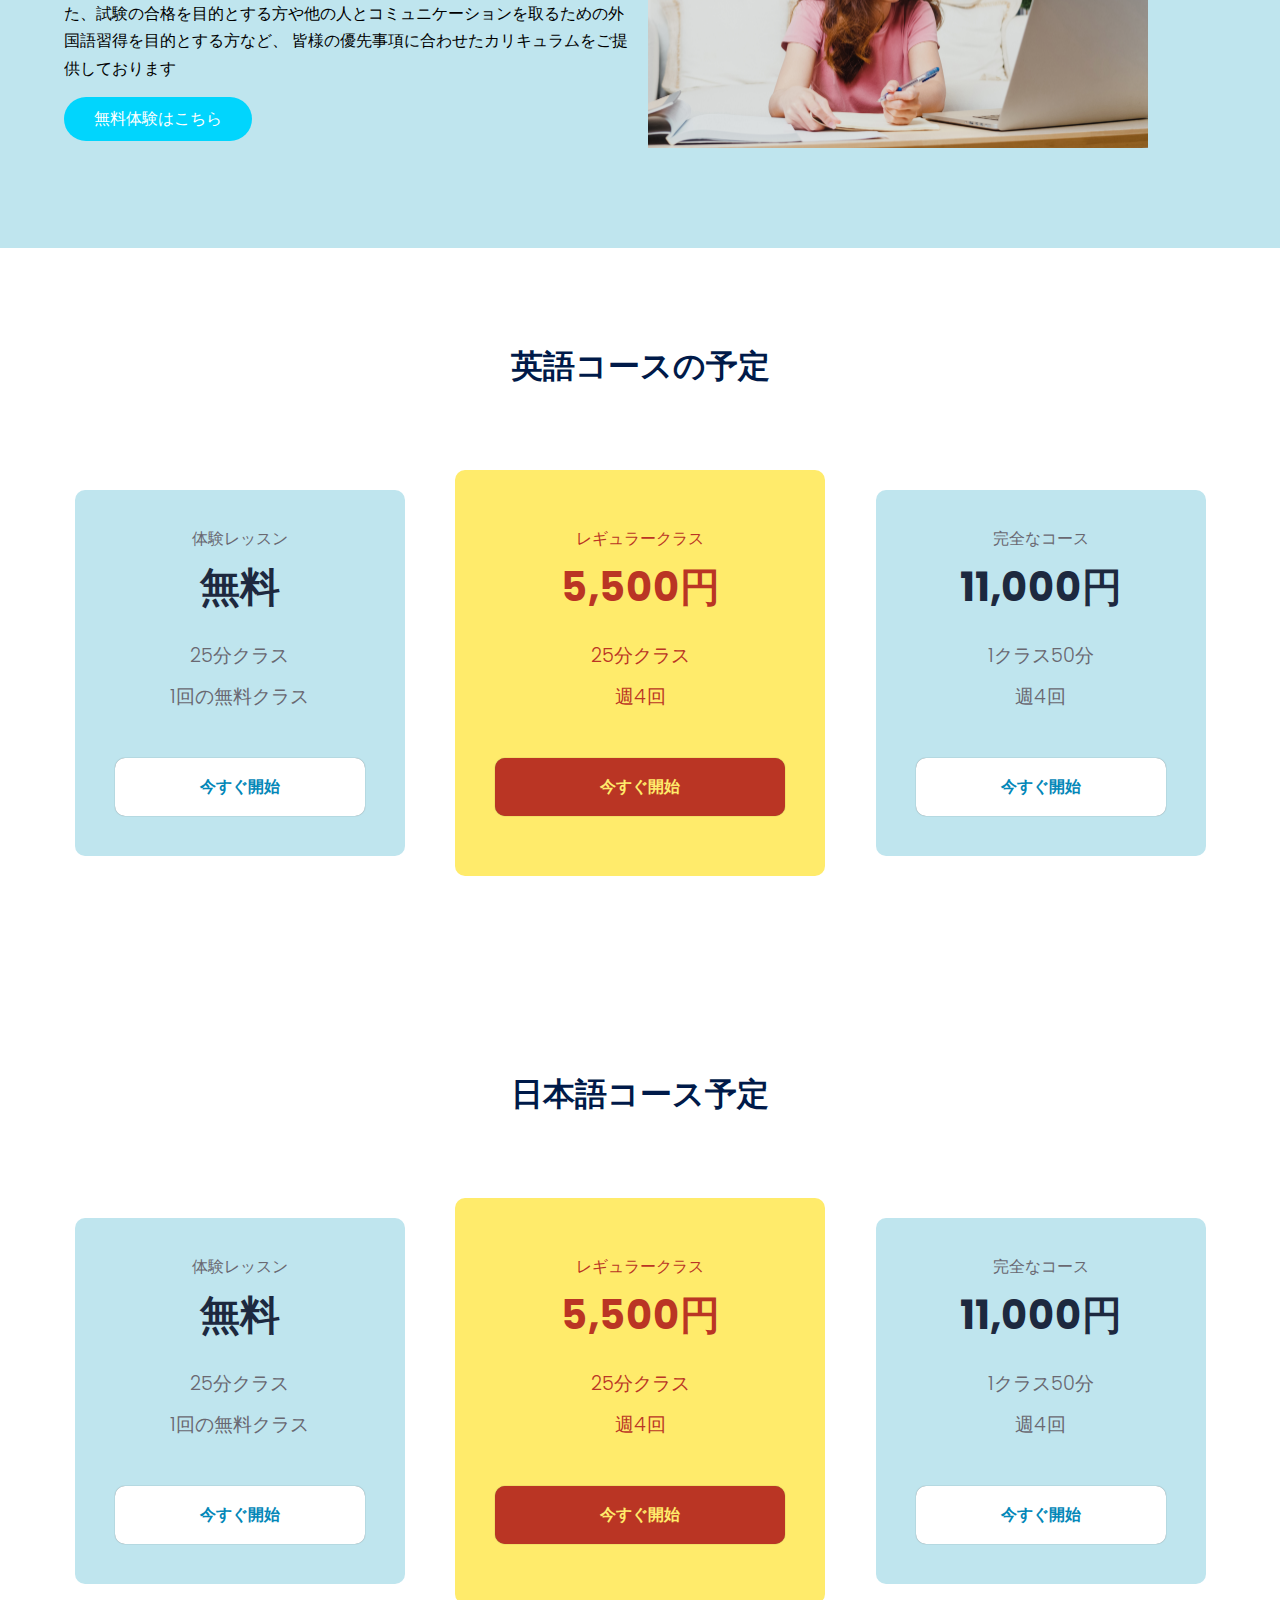
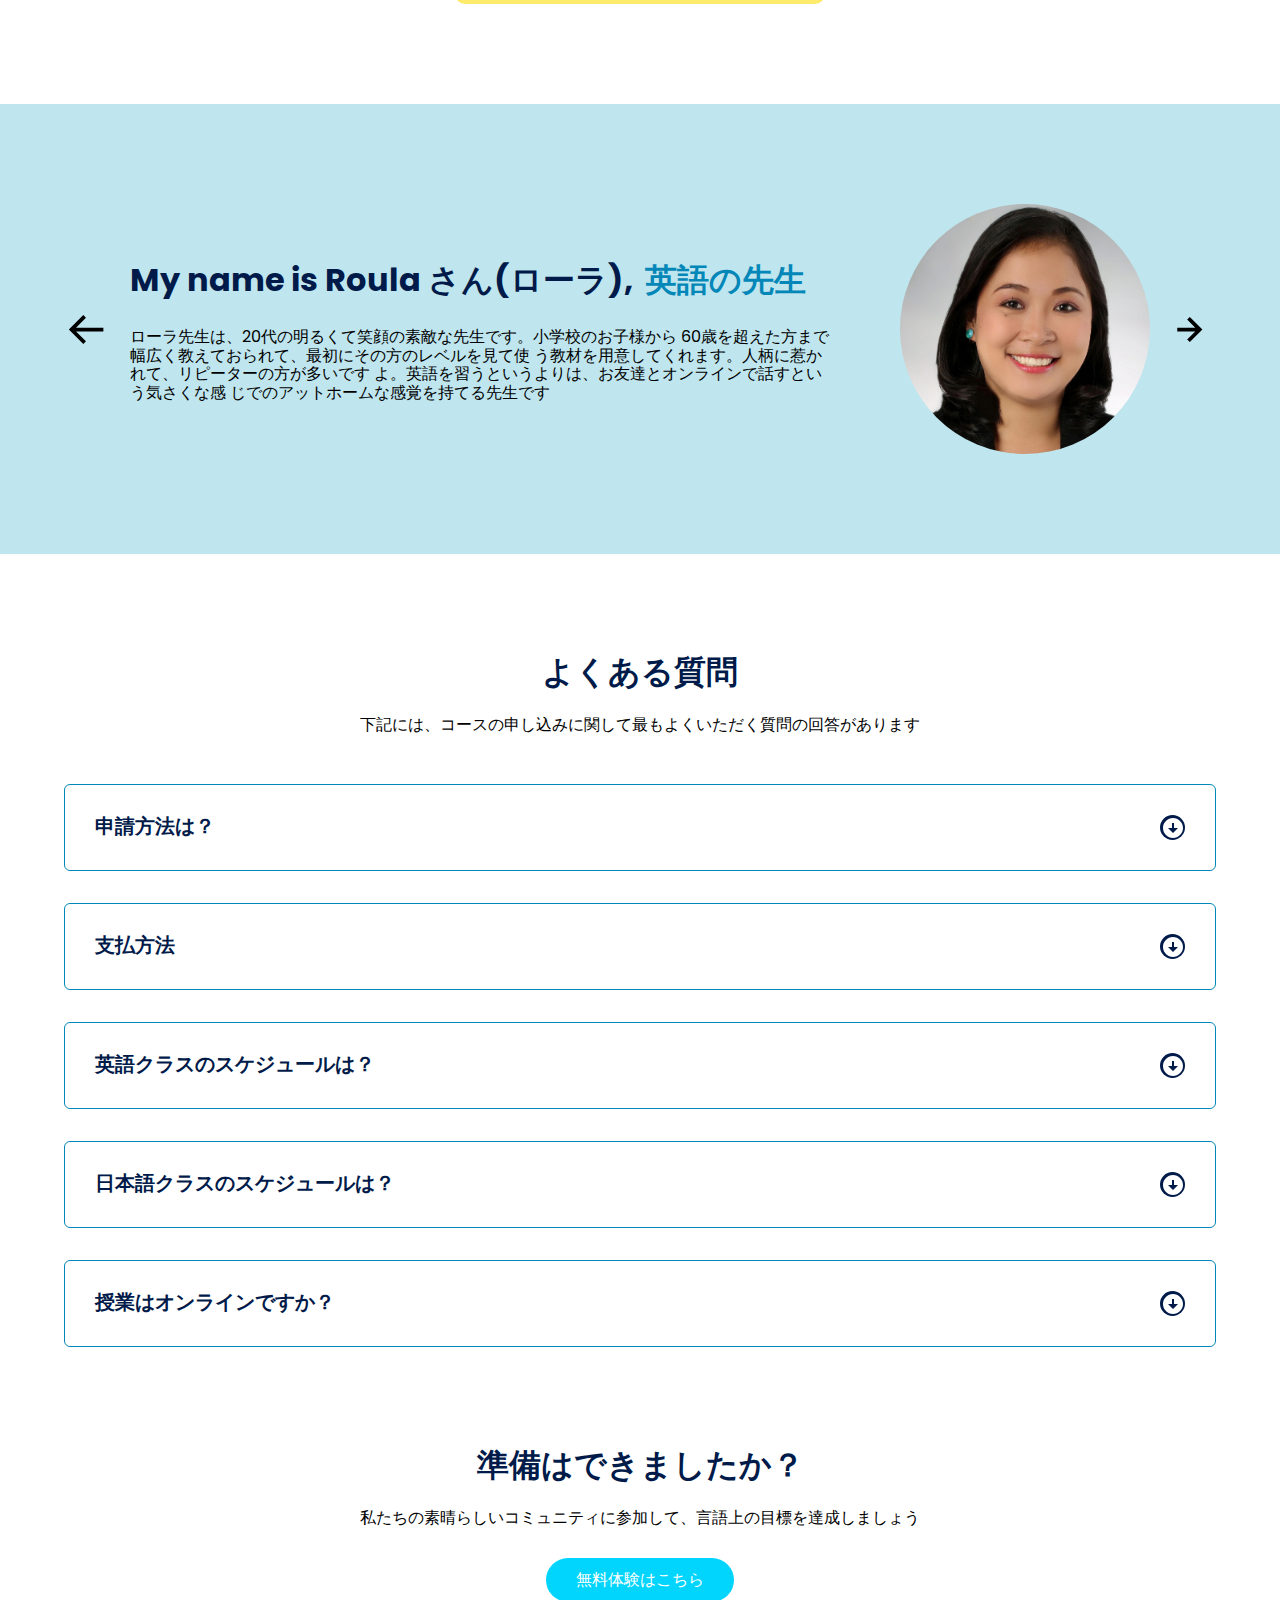
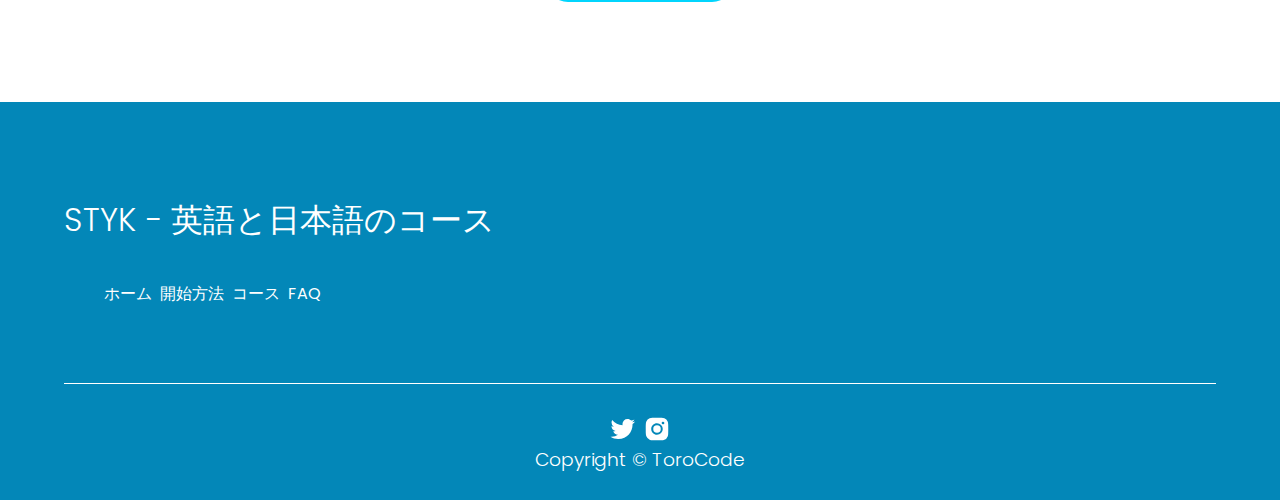
<file: japanese.html>
<meta charset="UTF-8">
<meta http-equiv="X-UA-Compatible" content="IE=edge">
<meta name="viewport" content="width=device-width, initial-scale=1.0">
<link rel="shortcut icon" href="./images/favicon.png" type="image/x-icon">
<link rel="stylesheet" href="./css/normalize.css">
<link rel="stylesheet" href="./css/estilos.css">
<meta name="theme-color" content="#2091F9">
<meta name="title" content="Welcome to learn with us">
<meta name="description"
    content="言語学習の扉を開けよう！英語と日本語のオンラインコースをご提供しています。専門家の指導と柔軟な学習オプションで、流暢さへの旅を始めましょう。">
<meta property="og:type" content="website">
<meta property="og:url" content="https://stykfukuoka.github.io">
<meta property="og:title" content="Welcome to learn with us">
<meta property="og:description"
    content="言語学習の扉を開けよう！英語と日本語のオンラインコースをご提供しています。専門家の指導と柔軟な学習オプションで、流暢さへの旅を始めましょう。">
<meta property="og:image" content="https://stykfukuoka.github.io/images/computer.jpg">
<meta property="twitter:card" content="summary_large_image">
<meta property="twitter:url" content="https://twitter.com/englishstyk">
<meta property="twitter:title" content="Welcome to learn with us">
<meta property="twitter:description"
    content="言語学習の扉を開けよう！英語と日本語のオンラインコースをご提供しています。専門家の指導と柔軟な学習オプションで、流暢さへの旅を始めましょう。">
<meta property="twitter:image" content="https://stykfukuoka.github.io/images/computer.jpg">
</head>
<body>
<header class="hero">
    <nav class="nav container">
        <div class="nav__logo">
            <img src="./images/logo.png" class="nav__title">
            <!--<h2 class="nav__title">STYK</h2>-->
        </div>
        <ul class="nav__link nav__link--menu">
            <img src="./images/united-kingdom.png" class="flag__img">
            <li class="nav__items">
                <a href="./index.html" class="nav__links">English</a>
            </li>
            <!--<li class="nav__items">
                <a href="#" class="nav__links">Acerca de</a>
            </li>-->
            <li class="nav__items">
                <a href="#" class="nav__links">お問い合わせフォーム</a>
            </li>
            <!--<li class="nav__items">
                <a href="#" class="nav__links">Blog</a>
            </li>-->
            <img src="./images/close.svg" class="nav__close">
        </ul>
        <div class="nav__menu">
            <img src="./images/menu.svg" class="nav__img">
        </div>
    </nav>
    <section class="hero__container container">
        <h1 class="hero__title">一年後の自分に会いに行こう！</h1>
        <p class="hero__paragraph">一歩一歩夢を叶えてください</p>
        <a href="./register page/registerpagejp.html" class="cta"><span class="color">無料</span>体験はこちら</a>
    </section>
</header>
<main>
    <section class="container about" id="Three_steps">
        <h2 class="subtitle">三つのステップで開始します</h2>
        <p class="about__paragraph"></p>
        <div class="about__main">
            <article class="about__icons">
                <img src="./images/shapes.svg" class="about__icon">
                <h3 class="about__title">
                    ご希望の学習言語をお選びください </h3>
                <p class="about__paragrah">現在、日本語クラスと英語クラスの2種類のコースがございます</p>
            </article>
            <article class="about__icons">
                <img src="./images/paint.svg" class="about__icon">
                <h3 class="about__title">
                    自分に合ったコースをお選びください</h3>
                <p class="about__paragrah">当スクールでは、レギュラークラスとフルクラスの2つのコースをご用意しております。
                    また、初めてご利用いただく方に限り、初回30分が無料となりますので、ぜひこの機会にお試しください</p>
            </article>
            <article class="about__icons">
                <img src="./images/code.svg" class="about__icon">
                <h3 class="about__title">登録</h3>
                <p class="about__paragrah">登録すると、利用可能な時間にコースを開始するためにメールで連絡があります</p>
            </article>
        </div>
    </section>
    <section class="knowledge">
        <div class="knowledge__container container">
            <div class="knowledege__texts">
                <h2 class="subtitle">ご要望に合わせたコース内容となっております</h2>
                <p class="knowledge__paragraph">当校のコースは、学習に必要なレベルに合わせた内容となっております。
                    また、試験の合格を目的とする方や他の人とコミュニケーションを取るための外国語習得を目的とする方など、
                    皆様の優先事項に合わせたカリキュラムをご提供しております</p>
                <a href="./register page/registerpagejp.html" class="cta">無料体験はこちら</a>
            </div>
            <figure class="knowledge__picture">
                <img src="./images/macbook.jpg" class="knowledge__img">
            </figure>
        </div>
    </section>
    <section class="price container" id="Courses">
        <h2 class="subtitle">英語コースの予定</h2>
        <div class="price__table">
            <div class="price__element">
                <p class="price__name">体験レッスン</p>
                <h3 class="price__price">無料</h3>
                <div class="price__items">
                    <p class="price__features">25分クラス</p>
                    <p class="price__features">1回の無料クラス</p>
                    <!--<p class="price__features">Responsive</p>-->
                </div>
                <a href="./register page/registerpagejp.html" class="price__cta">今すぐ開始</a>
            </div>
            <div class="price__element price__element--best">
                <p class="price__name">レギュラークラス</p>
                <h3 class="price__price">5,500円</h3>
                <div class="price__items">
                    <p class="price__features">25分クラス</p>
                    <p class="price__features">週4回</p>
                    <!--<p class="price__features">Responsive</p>-->
                </div>
                <a href="./register page/registerpagejp.html" class="price__cta">今すぐ開始</a>
            </div>
            <div class="price__element">
                <p class="price__name">完全なコース</p>
                <h3 class="price__price">11,000円</h3>
                <div class="price__items">
                    <p class="price__features">1クラス50分</p>
                    <p class="price__features">週4回</p>
                    <!--<p class="price__features">Render Website</p>-->
                </div>
                <a href="./register page/registerpagejp.html" class="price__cta">今すぐ開始</a>
            </div>
        </div>
    </section>
    <section class="price container">
        <h2 class="subtitle">日本語コース予定</h2>
        <div class="price__table">
            <div class="price__element">
                <p class="price__name">体験レッスン</p>
                <h3 class="price__price">無料</h3>
                <div class="price__items">
                    <p class="price__features">25分クラス</p>
                    <p class="price__features">1回の無料クラス</p>
                    <!--<p class="price__features">Responsive</p>-->
                </div>
                <a href="./register page/registerpagejp.html" class="price__cta">今すぐ開始</a>
            </div>
            <div class="price__element price__element--best">
                <p class="price__name">レギュラークラス</p>
                <h3 class="price__price">5,500円</h3>
                <div class="price__items">
                    <p class="price__features">25分クラス</p>
                    <p class="price__features">週4回</p>
                    <!--<p class="price__features">Responsive</p>-->
                </div>
                <a href="./register page/registerpagejp.html" class="price__cta">今すぐ開始</a>
            </div>
            <div class="price__element">
                <p class="price__name">完全なコース</p>
                <h3 class="price__price">11,000円</h3>
                <div class="price__items">
                    <p class="price__features">1クラス50分</p>
                    <p class="price__features">週4回</p>
                    <!--<p class="price__features">Render Website</p>-->
                </div>
                <a href="./register page/registerpagejp.html" class="price__cta">今すぐ開始</a>
            </div>
        </div>
    </section>
    <section class="testimony">
        <div class="testimony__container container">
            <img src="./images/leftarrow.svg" class="testimony__arrow" id="before">
            <section class="testimony__body testimony__body--show" data-id="1">
                <div class="testimony__texts">
                    <h2 class="subtitle"> My name is Roula さん(ローラ), <span class="testimony__course">英語の先生</span></h2>
                    <p class="testimony__review">ローラ先生は、20代の明るくて笑顔の素敵な先生です。小学校のお子様から
                        60歳を超えた方まで幅広く教えておられて、最初にその方のレベルを見て使
                        う教材を用意してくれます。人柄に惹かれて、リピーターの方が多いです
                        よ。英語を習うというよりは、お友達とオンラインで話すという気さくな感
                        じでのアットホームな感覚を持てる先生です</p>
                </div>
                <figure class="testimony__picture">
                    <img src="./images/face.jpg" class="testimony__img">
                </figure>
            </section>
            <section class="testimony__body" data-id="2">
                <div class="testimony__texts">
                    <h2 class="subtitle"> My name is 小林　知樹 <span class="testimony__course">日本語の先生</span></h2>
                    <p class="testimony__review">「私は日本に旅行する外国人の方に使える日本語を教えます。たとえば、挨拶の仕方、道を尋ねる表現、お店で注文する方法、電車やバスの乗り方、緊急時に使えるフレーズなどです。

                        日本語は難しいと感じるかもしれませんが、基本的なフレーズを覚えれば、日常生活でのコミュニケーションには困らないでしょう。私は、実践的な日本語を教えることに力を入れています。
                        
                        私の授業では、楽しく学べるように、ゲームやロールプレイなどのアクティビティを取り入れています。また、日本文化に触れることもできるように、文化的な解説も行っています</p>
                </div>
                <figure class="testimony__picture">
                    <img src="./images/face2.jpg" class="testimony__img">
                </figure>
            </section>
             <section class="testimony__body" data-id="3">
                <div class="testimony__texts">
                    <h2 class="subtitle">Mi name is 谷口 香音 <span class="testimony__course">英語学習者</span></h2>
                    <p class="testimony__review">英会話レッスンを受ける目的:実践的な英語力の向上のため
                        レッスンに期待するもの:英語力の向上のためのサポート
                        本日のレッスンはいかがでしたか？:とても楽しかったです！生徒の英語のレベルや感心事項に合わせて授業を変えているところに魅力を感じました。
                        その他ご質問:英検の二次試験の過去問などを使用して、練習できたら嬉しいです！</p>
                </div>
                 <figure class="testimony__picture">
                   <img src="./images/face3.jpg" class="testimony__img">
                </figure>
            </section>
            <section class="testimony__body" data-id="4">
                <div class="testimony__texts">
                    <h2 class="subtitle">Mi name is 児玉 幸子 <span class="testimony__course">英語学習者</span></h2>
                    <p class="testimony__review">マンツーマンなので、分からないことがあっても質問しやすい。
                        間違えていても大丈夫、という雰囲気なので気楽にレッスンを受けられました。
                        1回25分で手軽にレッスンが取れ、時間的な長さがちょうどよかった。
                        フィリピン人の独特のアクセントが心配だったが、きれいな発音で楽しみながら
                        英語を学べました。スケジュール調整ができることもメリットですが、
                        授業の内容も慣れてきたら25分の授業で今日は何を話したいのか、学びたいのか、
                        生徒側が主導できるとより集中した学習できますし、
                        今日はおしゃべりだけにしておこうと柔軟に対応できるところも気に入っています</p>
                </div>
                <figure class="testimony__picture">
                    <img src="./images/face4.jpg" class="testimony__img">
                </figure>
            </section>
            <img src="./images/rightarrow.svg" class="testimony__arrow" id="next">
        </div>
    </section>
    <section class="questions container" id="FAQ">
        <h2 class="subtitle">よくある質問</h2>
        <p class="questions__paragraph">下記には、コースの申し込みに関して最もよくいただく質問の回答があります</p>
        <section class="questions__container">
            <article class="questions__padding">
                <div class="questions__answer">
                    <h3 class="questions__title">申請方法は？
                        <span class="questions__arrow">
                            <img src="./images/arrow.svg" class="questions__img">
                        </span>
                    </h3>
                    <p class="questions__show">-学びたい言語を選択してください
                        <br>-登録して、あなたの好みを送ってください
                        <br>-ご利用可能な時間と曜日を記載したメールをお送りします
                        <br>-30 分間の無料クラスに参加して始めましょう
                        <br>-一緒に楽しく学びましょう</p>
                </div>
            </article>
            <article class="questions__padding">
                <div class="questions__answer">
                    <h3 class="questions__title">支払方法
                        <span class="questions__arrow">
                            <img src="./images/arrow.svg" class="questions__img">
                        </span>
                    </h3>
                    <p class="questions__show">クラスの支払い方法は、無料のトライアルクラスの終了後に決定されます。支払い方法には、
                        電子送金またはクレジットカードがあります</p>
                </div>
            </article>
            <article class="questions__padding">
                <div class="questions__answer">
                    <h3 class="questions__title">英語クラスのスケジュールは？
                        <span class="questions__arrow">
                            <img src="./images/arrow.svg" class="questions__img">
                        </span>
                    </h3>
                    <p class="questions__show">英語のクラスのスケジュールは、水曜日と木曜日の19:00から23:00まで、火曜日の20:00から23:00までの時間帯です</p>
                </div>
            </article>
            <article class="questions__padding">
                <div class="questions__answer">
                    <h3 class="questions__title">日本語クラスのスケジュールは？
                        <span class="questions__arrow">
                            <img src="./images/arrow.svg" class="questions__img">
                        </span>
                    </h3>
                    <p class="questions__show">日本語クラスの予定は、月曜日、火曜日、水曜日、木曜日の18:00時から20:00時までです</p>
                </div>
            </article>
            <article class="questions__padding">
                <div class="questions__answer">
                    <h3 class="questions__title">授業はオンラインですか？
                        <span class="questions__arrow">
                            <img src="./images/arrow.svg" class="questions__img">
                        </span>
                    </h3>
                    <p class="questions__show">はい、すべてのクラスはオンラインで実施され、すべての学生のスケジュールの柔軟性が向上します</p>
                </div>
            </article>
        </section>
        <section class="questions__offer">
            <h2 class="subtitle">準備はできましたか？</h2>
            <p class="questions__copy">私たちの素晴らしいコミュニティに参加して、言語上の目標を達成しましょう</p>
            <a href="./register page/registerpagejp.html" class="cta">無料体験はこちら</a>
        </section>
    </section>
</main>
<footer class="footer">
    <section class="footer__container container">
        <nav class="nav nav--footer">
            <h2 class="footer__title">STYK - 英語と日本語のコース</h2>
            <ul class="nav__link nav__link--footer">
                <li class="nav__items">
                    <a href="#" class="nav__links">ホーム</a>
                </li>
                <li class="nav__items">
                    <a href="#Three_steps" class="nav__links">開始方法</a>
                </li>
                <li class="nav__items">
                    <a href="#Courses" class="nav__links">コース</a>
                </li>
                <li class="nav__items">
                    <a href="#FAQ" class="nav__links">FAQ</a>
                </li>
            </ul>
        </nav>
       <!--<form class="footer__form" action="https://formspree.io/f/mknkkrkj" method="POST">
            <h2 class="footer__newsletter">Suscribete a la newsletter</h2>
            <div class="footer__inputs">
                <input type="email" placeholder="Email:" class="footer__input" name="_replyto">
                <input type="submit" value="Registrate" class="footer__submit">
            </div>
        </form> --> 
    </section>
    <section class="footer__copy container">
        <div class="footer__social">
            <!--<a href="#" class="footer__icons"><img src="./images/facebook.svg" class="footer__img"></a> -->
            <a href="https://twitter.com/englishstyk" class="footer__icons"><img src="./images/twitter.svg" class="footer__img"></a>
            <a href="https://www.instagram.com/stykenglish/" class="footer__icons"><img src="./images/instagram.svg" class="footer__img"></a>
        </div>
        <h3 class="footer__copyright">Copyright &copy; ToroCode</h3>
    </section>
</footer>
<script src="./js/slider.js"></script>
<script src="./js/questions.js"></script>
<script src="./js/menu.js"></script>
</body>
</html>
</file>
<file: css/estilos.css>
@import url('https://fonts.googleapis.com/css2?family=Poppins:wght@300;400;600;700&display=swap');

:root {
    --padding-container: 100px 0;
    --color-title: #001A49;
}

body {
    font-family: 'Poppins', sans-serif;
}

.container {
    width: 90%;
    max-width: 1200px;
    margin: 0 auto;
    overflow: hidden;
    padding: var(--padding-container);
}

.hero {
    width: 100%;
    height: 100vh;
    min-height: 600px;
    max-height: 800px;
    position: relative;
    display: grid;
    grid-template-rows: 100px 1fr;
    color: #e7e4df;
}

.hero::before {
    content: "";
    position: absolute;
    top: 0;
    left: 0;
    width: 100%;
    height: 100%;
    background-image: linear-gradient(180deg, #0000008c 0%, #0000008c 100%), url('../images/computer.jpg');
    background-size: cover;
    clip-path: polygon(0 0, 100% 0, 100% 80%, 50% 95%, 0 80%);
    z-index: -1;
}


/* Nav */


.nav {
    --padding-container: 0;
    height: 100%;
    display: flex;
    align-items: center;
}


.nav__title {
    width: 100px;
    height: 63px;
}

.flag__img {
    width: 18px;
    height: 18px;
}

.nav__link {
    margin-left: auto;
    padding-right: 0;
    display: grid;
    grid-auto-flow: column;
    grid-auto-columns: max-content;
    gap: 0.5em;
}


.nav__items {
    list-style: none;
}

.nav__links {
    color: #fff;
    text-decoration: none;
}

.nav__menu {
    margin-left: auto;
    cursor: pointer;
    display: none;
}

.nav__img {
    display: block;
    width: 30px;
}


.nav__close {
    display: var(--show, none);
}


/* Hero container */

.hero__container {
    max-width: 800px;
    --padding-container: 0;
    display: grid;
    grid-auto-rows: max-content;
    align-content: center;
    gap: 1em;
    padding-bottom: 100px;
    text-align: center;
}

.hero__title {
    font-size: 3rem;
}

.hero__paragraph {
    margin-bottom: 20px;
}

.cta {
    display: inline-block;
    background-color: #01d5fd;
    justify-self: center;
    color: #fff;
    text-decoration: none;
    padding: 13px 30px;
    border-radius: 32px;
}

/* Color

.color {
    color: #ff1111;
    font-size: 20px;
}*/

/* About */

.about {
    text-align: center;
}

.subtitle {
    color: var(--color-title);
    font-size: 2rem;
    margin-bottom: 25px;
}


.about__paragraph {
    line-height: 1.7;
}

.about__main {
    padding-top: 80px;
    display: grid;
    width: 90%;
    margin: 0 auto;
    gap: 1em;
    overflow: hidden;
    grid-template-columns: repeat(auto-fit, minmax(260px, auto));
}


.about__icons {
    display: grid;
    gap: 1em;
    justify-items: center;
    width: 260px;
    overflow: hidden;
    margin: 0 auto;
}

.about__icon {
    width: 40px;
}

/* Knowledge */

.knowledge {
    background-color: #e5e5f7;
    background-image: radial-gradient(#444cf7 0.5px, transparent 0.5px), radial-gradient(#444cf7 0.5px, #bfe5ee 0.5px);
    background-size: 20px 20px;
    background-position: 0 0, 10px 10px;
    overflow: hidden;
}

.knowledge__container{
    display: grid;
    grid-template-columns: 1fr 1fr;
    gap: 1em;
    align-items: center;
}

.knowledge__picture{
    max-width: 500px;
}

.knowledge__paragraph{
    line-height: 1.7;
    margin-bottom: 15px;
}

.knowledge__img{
    width: 100%;
    display: block;
}

/* price */


.price{
    text-align: center;
}

.price__table{
    padding-top: 60px;
    display: flex;
    flex-wrap: wrap;
    gap: 2.5em;
    justify-content: space-evenly;
    align-items: center;
}

.price__element{
    background-color: #bfe5ee;
    text-align: center;
    border-radius: 10px;
    width: 330px;
    padding: 40px;
    --color-plan: #696871;
    --color-price: #1D293F;
    --bg-cta: #fff;
    --color-cta: #0387b8;
    --color-items: #696871;
}

.price__element--best{
    width: 370px;
    padding: 60px 40px;
    background-color: #ffeb6b;
    --color-plan: #ba3524;
    --color-price: #ba3524;
    --bg-cta: #ba3524;
    --color-cta: #ffeb6b;
    --color-items: #ba3524;
}


.price__name{
    color: var(--color-plan);
    margin-bottom: 15px;
    font-weight: 300;
}

.price__price{
    font-size: 2.5rem;
    color: var(--color-price);
}

.price__items{
    margin-top: 35px;
    display: grid;
    gap: 1em;
    font-weight: 300;
    font-size: 1.2rem;
    margin-bottom: 50px;
    color: var(--color-items);
}

.price__cta{
    display: block;
    padding: 20px 0;
    border-radius: 10px;
    text-decoration: none;
    background-color: var(--bg-cta);
    font-weight: 600;
    color: var(--color-cta);
    box-shadow: 0 0 1px rgba(0, 0, 0, .5);
}

/* Testimony */

.testimony{
    background-color: #bfe5ee;
}

.testimony__container{
    display: grid;
    grid-template-columns: 50px 1fr 50px;
    gap: 1em;
    align-items: center;
}

.testimony__body{
    display: grid;
    grid-template-columns: 1fr max-content;
    justify-content: space-between;
    align-items: center;
    gap: 2em;
    grid-column: 2/3;
    grid-row: 1/2;
    opacity: 0;
    pointer-events: none;
}


.testimony__body--show{
    pointer-events: unset;
    opacity: 1;
    transition: opacity 1.5s ease-in-out;
}

.testimony__img{
    width: 250px;
    height: 250px;
    border-radius: 50%;
    object-fit: cover;
    object-position: 50% 30%;
}

.testimony__texts{
    max-width: 700px;
}

.testimony__course{
    color: #0387b8;
    display: inline-block;
    padding: 5px;
}

.testimony__arrow{
    width: 90%;
    cursor: pointer;
}

/* Questions */

.questions{
    text-align: center;
}

.questions__container{
    display: grid;
    gap: 2em;
    padding-top: 50px;
    padding-bottom: 100px;
}

.questions__padding{
    padding: 0;
    transition: padding .3s;
    border: 1px solid #0387b8;
    border-radius: 6px;
}

.questions__padding--add{
    padding-bottom: 30px;
}

.questions__answer{
    padding: 0 30px 0;
    overflow: hidden;
}

.questions__title{
    text-align: left;
    display: flex;
    font-size: 20px;
    padding: 30px 0 30px;
    cursor: pointer;
    color: var(--color-title);
    justify-content: space-between;
}

.questions__arrow{
    border-radius: 50%;
    background-color: var(--color-title);
    width: 25px;
    height: 25px;
    display: flex;
    justify-content: center;
    align-items: center;
    align-self: flex-end;
    margin-left: 10px;
    transition:  transform .3s;
}

.questions__arrow--rotate{
    transform: rotate(180deg);
}

.questions__show{
    text-align: left;
    height: 0;
    transition: height .3s;
}

.questions__img{
    display: block;
}

.questions__copy{
    width: 60%;
    margin: 0 auto;
    margin-bottom: 30px;
}

/* Footer */

.footer{
    background-color: #0387b8;
}

.footer__title{
    font-weight: 300;
    font-size: 2rem;
    margin-bottom: 30px;
}

.footer__title, .footer__newsletter{
    color: #fff;
}


.footer__container{
    display: flex;
    justify-content: space-between;
    align-items: center;
    border-bottom: 1px solid #fff;
    padding-bottom: 60px;
}

.nav--footer{
    padding-bottom: 20px;
    display: grid;
    gap: 1em;
    grid-auto-flow: row;
    height: 100%;
}

.nav__link--footer{
    display: flex;
    margin: 0;
    margin-right: 20px;
    flex-wrap: wrap;
}

.footer__inputs{
    margin-top: 10px;
    display: flex;
    overflow: hidden;
}

.footer__input{
    background-color: #fff;
    height: 50px;
    display: block;
    padding-left: 10px;
    border-radius: 6px;
    font-size: 1rem;
    outline: none;
    border: none;
    margin-right: 16px;
}

.footer__submit{
    margin-left: auto;
    display: inline-block;
    height: 50px;
    padding: 0 20px ;
    background-color: #01d5fd;
    border: none;
    font-size: 1rem;
    color: #fff;
    border-radius: 6px;
    cursor: pointer;
}

.footer__copy{
    --padding-container: 30px 0;
    text-align: center;
    color: #fff;
}

.footer__copyright{
    font-weight: 300;
}

.footer__icons{
    margin-bottom: 10px;
}

.footer__img{
    width: 30px;
}

/* Media queries */

@media (max-width:800px){
    .nav__menu{
        display: block;
    }

    .nav__link--menu{
        position: fixed;
        background-color: #000;
        top: 0;
        left: 0;
        height: 100%;
        width: 100%;
        display: flex;
        flex-direction: column;
        justify-content: space-evenly;
        align-items: center;
        z-index: 100;
        opacity: 0;
        pointer-events: none;
        transition: .7s opacity;
    }

    .nav__link--show{
        --show: block;
        opacity:1 ;
        pointer-events: unset;
    }

    .nav__close{
        position: absolute;
        top: 30px;
        right: 30px;
        width: 30px;
        cursor: pointer;
    }

    .hero__title{
        font-size: 2.5rem;
    }


    .about__main{
        gap: 2em;
    }

    .about__icons:last-of-type{
        grid-column: 1/-1;
    }


    .knowledge__container{
        grid-template-columns: 1fr;
        grid-template-rows: max-content 1fr;
        gap: 3em;
        text-align: center;
    }

    .knowledge__picture{
        grid-row: 1/2;
        justify-self: center;
    }

    .testimony__container{
        grid-template-columns: 30px 1fr 30px;
    }

    .testimony__body{
        grid-template-columns: 1fr;
        grid-template-rows: max-content max-content;
        gap: 3em;
        justify-items:center ;
    }


    .testimony__img{
        width: 200px;
        height: 200px;
        
    }

    .questions__copy{
        width: 100%;
    }

    .footer__container{
        flex-wrap: wrap;
    }

    .nav--footer{
        width: 100%;
        justify-items: center;
    }

    .nav__link--footer{
        width: 100%;
        justify-content: space-evenly;
        margin: 0;
    }

    .footer__form{
        width: 100%;
        justify-content: space-evenly;
    }

    .footer__input{
        flex: 1;
    }

}

@media (max-width:600px){
    .hero__title{
        font-size: 2rem;
    }

    .hero__paragraph{
        font-size: 1rem;
    }

    .subtitle{
        font-size: 1.8rem;
    }

    .price__element{
        width: 90%;
    }

    .price__element--best{
        width: 90%;
        /* padding: 40px; */
    }

    .price__price{
        font-size: 2rem;
    }

    .testimony{
        --padding-container: 60px 0;
    }

    .testimony__container{
        grid-template-columns: 28px 1fr 28px;
        gap: .9em;
    }

    .testimony__arrow{
        width: 100%;
    }

    .testimony__course{
        margin-top: 15px;
    }

    .questions__title{
        font-size: 1rem;
    }

    .footer__title{
        justify-self: start;
        margin-bottom: 15px;
    }

    .nav--footer{
        padding-bottom: 60px;
    }

    .nav__link--footer{
        justify-content: space-between;
    }

    .footer__inputs{
        flex-wrap: wrap;
    }

    .footer__input{
        flex-basis: 100%;
        margin: 0;
        margin-bottom: 16px;
    }

    .footer__submit{
        margin-right: auto;
        margin-left: 0;
        

        /* 
        margin:0;
        width: 100%;
        */
    }
}
</file>
